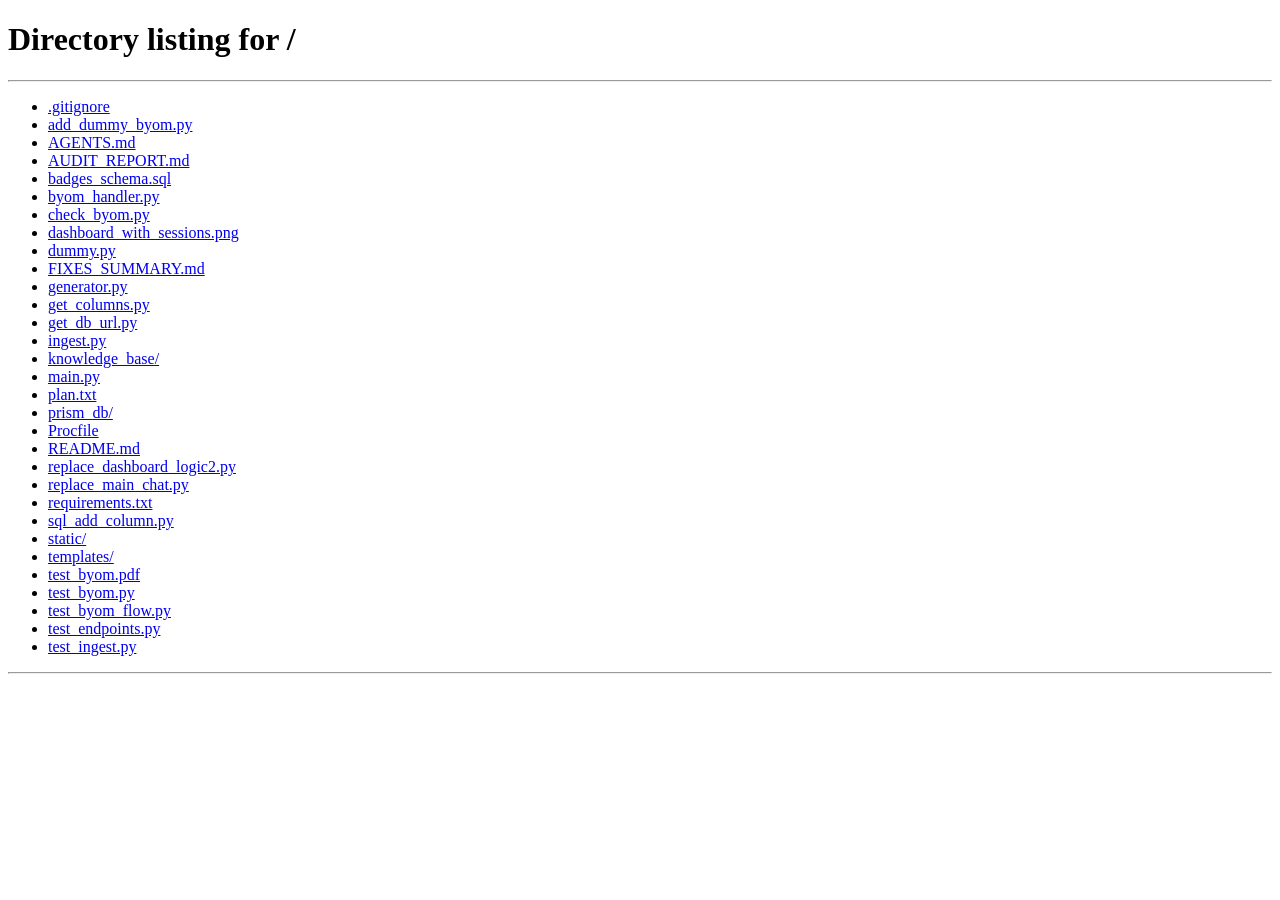
<file: templates/index.html>
<!doctype html>
<html lang="en">
  <head>
    <meta charset="UTF-8" />
    <meta name="viewport" content="width=device-width, initial-scale=1.0" />
    <title>PRISM | AI Learning Tool</title>
    <link
      href="https://cdn.jsdelivr.net/npm/bootstrap@5.3.0/dist/css/bootstrap.min.css"
      rel="stylesheet"
    />
    <link
      href="https://fonts.googleapis.com/css2?family=Nunito:wght@400;600;700&display=swap"
      rel="stylesheet"
    />
    <link
      href="https://cdnjs.cloudflare.com/ajax/libs/font-awesome/6.0.0/css/all.min.css"
      rel="stylesheet"
    />
    <link href="..\..\static\style.css" rel="stylesheet" />

    <style>
      :root {
        /* Color System */
        --bg-warm: #fdfcf8;
        --primary-blue: #7f9fba;
        --primary-green: #8fb59e;
        --text-dark: #2d3748;
        --text-soft: #718096;
        --card-shadow:
          0 10px 25px -5px rgba(0, 0, 0, 0.05),
          0 8px 10px -6px rgba(0, 0, 0, 0.01);
        --correct-bg: #d4edda;
        --wrong-bg: #f8d7da;
      }

      body {
        background-color: var(--bg-warm);
        font-family: "Nunito", sans-serif;
        color: var(--text-dark);
        min-height: 100vh;
        transition: background-color 0.5s ease;
        overflow-x: hidden;
      }

      /* --- Layout & Typography --- */
      .main-container {
        max-width: 950px;
        margin: 0 auto;
        padding-top: 5vh;
        padding-bottom: 120px;
        position: relative;
        z-index: 10;
      }

      h1,
      h2 {
        font-weight: 700;
        color: var(--text-dark);
      }
      h3 {
        font-weight: 700;
        color: var(--text-dark);
        font-size: 1.6rem;
      }

      /* --- Phase Control --- */
      .phase {
        display: none;
      }
      .active-phase {
        display: block;
        animation: fadeIn 0.5s ease;
      }
      @keyframes fadeIn {
        from {
          opacity: 0;
          transform: translateY(10px);
        }
        to {
          opacity: 1;
          transform: translateY(0);
        }
      }

      /* --- Subject & Level Test UI --- */
      .subject-grid {
        display: flex;
        gap: 15px;
        justify-content: center;
        margin-top: 30px;
        flex-wrap: wrap;
      }
      .btn-subject {
        background: white;
        border: 2px solid var(--primary-blue);
        color: var(--primary-blue);
        padding: 1rem 2.5rem;
        border-radius: 20px;
        font-size: 1.2rem;
        font-weight: 700;
        transition: all 0.2s ease;
        box-shadow: var(--card-shadow);
      }
      .btn-subject:hover {
        background: var(--primary-blue);
        color: white;
        transform: translateY(-3px);
      }

      .level-q-container {
        background: white;
        padding: 20px;
        border-radius: 20px;
        box-shadow: var(--card-shadow);
        margin-bottom: 20px;
        text-align: left;
      }
      .level-option {
        display: block;
        width: 100%;
        text-align: left;
        margin: 10px 0;
        padding: 12px 15px;
        background: var(--bg-warm);
        border: 2px solid #e2e8f0;
        border-radius: 12px;
        transition: all 0.2s;
        color: var(--text-dark);
        font-weight: 600;
      }
      .level-option:hover {
        border-color: var(--primary-blue);
        background: #f0f4f8;
      }
      .level-option.selected {
        border-color: var(--primary-blue);
        background: rgba(127, 159, 186, 0.15);
      }

      .status-badge {
        background: var(--primary-green);
        color: white;
        padding: 6px 16px;
        border-radius: 20px;
        font-size: 0.9rem;
        font-weight: 600;
        display: inline-block;
        margin-bottom: 20px;
        box-shadow: 0 4px 10px rgba(143, 181, 158, 0.3);
      }

      /* --- Input Section --- */
      .input-group-lg > .form-control {
        border: 2px solid #e2e8f0;
        background-color: white;
        border-radius: 20px 0 0 20px;
        padding: 1.5rem;
        font-size: 1.2rem;
        box-shadow: var(--card-shadow);
        transition: all 0.3s ease;
      }
      .input-group-lg > .form-control:focus {
        border-color: var(--primary-blue);
        box-shadow: 0 0 0 4px rgba(127, 159, 186, 0.2);
        outline: none;
      }
      .btn-ask {
        background-color: var(--primary-blue);
        color: white;
        border: none;
        border-radius: 0 20px 20px 0;
        padding-left: 2rem;
        padding-right: 2rem;
        font-weight: 600;
        transition: all 0.2s ease;
      }
      .btn-ask:hover {
        background-color: #6a8ba6;
        transform: translateY(-1px);
        color: white;
      }

      /* --- Answer Area (Step Cards) --- */
      .answer-section {
        margin-top: 3rem;
        display: none;
      }
      .step-card {
        background: white;
        border-radius: 24px;
        padding: 2.1rem;
        box-shadow: var(--card-shadow);
        position: relative;
        transform: scale(0.98);
        opacity: 0;
        transition: all 0.4s ease;
        border: 2px solid transparent;
        display: none;
      }
      .step-card.active-step {
        transform: scale(1);
        opacity: 1;
        display: block;
      }

      .step-indicator {
        text-transform: uppercase;
        letter-spacing: 1.5px;
        font-size: 0.95rem;
        color: var(--primary-blue);
        font-weight: 700;
        margin-bottom: 1rem;
        display: block;
      }

      .progress-dots {
        display: flex;
        gap: 8px;
        margin-bottom: 1.5rem;
      }
      .dot {
        width: 10px;
        height: 10px;
        border-radius: 50%;
        background: #e2e8f0;
        transition: background 0.3s;
      }
      .dot.active {
        background: var(--primary-blue);
      }

      .content-text {
        font-size: 1.15rem;
        line-height: 1.55;
        color: var(--text-dark);
        margin-bottom: 1.2rem;
      }
      .key-points-list {
        background: rgba(143, 181, 158, 0.1);
        padding: 15px 15px 15px 35px;
        border-radius: 15px;
        margin-top: 15px;
      }
      .key-points-list li {
        margin-bottom: 8px;
        font-weight: 600;
        color: #2a3b31;
      }

      .visual-icon {
        display: block;
        font-size: 3rem;
        color: var(--primary-green);
        margin-bottom: 1.5rem;
        text-align: center;
      }

      .speaker-icon {
        font-size: 1.25rem;
        color: var(--primary-blue);
        cursor: pointer;
        transition: transform 0.2s ease;
        opacity: 0.7;
      }
      .speaker-icon:hover {
        opacity: 1;
        transform: scale(1.1);
      }

      /* Navigation Buttons */
      .step-nav {
        display: flex;
        justify-content: space-between;
        align-items: center;
        margin-top: 1.3rem;
        padding-top: 1.3rem;
        border-top: 1px solid #edf2f7;
      }
      .btn-nav {
        background: none;
        border: 2px solid transparent;
        color: var(--text-soft);
        font-weight: 600;
        padding: 0.5rem 1.5rem;
        border-radius: 12px;
        transition: all 0.2s;
      }
      .btn-nav:hover {
        background-color: #edf2f7;
        color: var(--text-dark);
      }
      .btn-nav-primary {
        background-color: var(--primary-blue);
        color: white;
        box-shadow: 0 4px 10px rgba(127, 159, 186, 0.3);
      }
      .btn-nav-primary:hover {
        background-color: #6a8ba6;
        color: white;
        transform: translateY(-2px);
      }

      #mcqQuestion {
        font-size: 1.4rem;
        line-height: 1.4;
      }
      .mcq-btn {
        font-size: 1.1rem;
        padding: 1rem 1.25rem;
        transition: all 0.2s ease;
        border-radius: 12px;
        border: 2px solid #e2e8f0;
        background: white;
        text-align: left;
      }
      .mcq-btn:hover:not(:disabled) {
        background-color: #edf2f7;
        border-color: var(--primary-blue);
      }

      /* Logo CSS*/
      .site-logo {
        position: fixed;
        top: 20px;
        left: 28px;
        font-size: 2rem;
        font-weight: 700;
        letter-spacing: 2px;
        color: #424242;
        z-index: 200;
        user-select: none;
      }

      #loader {
        text-align: center;
        color: var(--text-soft);
        font-size: 1.2rem;
        font-weight: 600;
        display: none;
        margin-top: 20px;
      }

      /* TTS Highlighting System */
      .word {
        transition: background-color 0.1s ease;
        border-radius: 4px;
        padding: 0 2px;
      }
      .tts-active {
        background-color: #f6ad55;
        border-radius: 3px;
        transition: background-color 0.2s;
        color: var(--text-dark);
        font-weight: 700;
      }

      /* Audio Controls */
      .audio-controls {
        display: inline-flex;
        align-items: center;
        background: #edf2f7;
        padding: 8px 15px;
        border-radius: 20px;
        box-shadow: inset 0 2px 4px rgba(0, 0, 0, 0.05);
      }

      /* Custom Dropdown */
      .custom-dropdown-container {
        position: relative;
        max-width: 400px;
        margin: 20px auto;
        text-align: left;
      }
      .custom-dropdown-header {
        border: 2px solid var(--primary-blue);
        border-radius: 20px;
        padding: 1rem 1.5rem;
        font-size: 1.2rem;
        background: white;
        color: var(--text-dark);
        cursor: pointer;
        display: flex;
        justify-content: space-between;
        align-items: center;
        box-shadow: var(--card-shadow);
        transition: all 0.2s ease;
      }
      .custom-dropdown-header:hover {
        box-shadow: 0 12px 28px -5px rgba(0, 0, 0, 0.08);
      }
      .custom-dropdown-list {
        position: absolute;
        top: 100%;
        left: 0;
        right: 0;
        background: white;
        border: 1px solid #e2e8f0;
        border-radius: 12px;
        margin-top: 5px;
        max-height: 300px;
        overflow-y: auto;
        box-shadow: 0 10px 25px rgba(0, 0, 0, 0.1);
        z-index: 100;
        display: none;
      }
      .custom-dropdown-list.show {
        display: block;
      }
      .custom-dropdown-search {
        width: 100%;
        padding: 12px 15px;
        border: none;
        border-bottom: 1px solid #e2e8f0;
        font-size: 1rem;
        outline: none;
        background: #fdfcf8;
      }
      .custom-dropdown-item {
        padding: 12px 15px;
        cursor: pointer;
        font-size: 1.1rem;
        color: var(--text-dark);
        transition: background 0.2s;
      }
      .custom-dropdown-item:hover {
        background: #edf2f7;
        color: var(--primary-blue);
      }
      .custom-dropdown-item.selected {
        background: var(--primary-blue);
        color: white;
      }

      /* --- Diagram & SVG Animations --- */
      .diagram-element {
        opacity: 0;
        transition: opacity 0.5s ease-in-out;
      }

      .flowchart-container {
        border: 2px dashed #e2e8f0;
        border-radius: 16px;
        padding: 2rem;
        display: flex;
        flex-direction: column;
        align-items: center;
        background: white;
      }

      .flowchart-node {
        background: #F8FAFC;
        border: 2px solid var(--text-dark);
        border-radius: 8px;
        padding: 15px 25px;
        font-weight: 700;
        color: var(--text-dark);
        text-align: center;
        max-width: 80%;
        word-wrap: break-word;
      }

      .flowchart-arrow-container {
        display: flex;
        flex-direction: column;
        align-items: center;
        margin: 10px 0;
      }

      .flowchart-arrow-line {
        width: 3px;
        height: 30px;
        background-color: var(--primary-blue);
        position: relative;
      }

      .flowchart-arrow-head {
        width: 0;
        height: 0;
        border-left: 6px solid transparent;
        border-right: 6px solid transparent;
        border-top: 8px solid var(--primary-blue);
      }

      .flowchart-arrow-label {
        font-size: 0.85rem;
        color: var(--primary-blue);
        font-weight: 700;
        margin: 5px 0;
      }

      .logout:hover{background-color: white; color:red;}

      @keyframes float-up {
        0% {
          opacity: 1;
          transform: translateY(0) scale(1);
        }
        100% {
          opacity: 0;
          transform: translateY(-100vh) scale(0.5);
        }
      }
    </style>
  </head>
  <body>
    <div class="site-logo">PRISM</div>


    <!-- Sidebar Dashboard -->
    <div class="offcanvas offcanvas-start" tabindex="-1" id="dashboardSidebar" aria-labelledby="dashboardSidebarLabel" style="background-color: var(--bg-warm); width: 350px;">
      <div class="offcanvas-header" style="border-bottom: 1px solid rgba(0,0,0,0.05);">
        <h5 class="offcanvas-title" id="dashboardSidebarLabel" style="color: var(--primary-blue); font-weight: 700;">Your Learning Journey</h5>
        <button type="button" class="btn-close" data-bs-dismiss="offcanvas" aria-label="Close"></button>
      </div>
      <div class="offcanvas-body">
        <div id="sessionsAccordion" class="accordion accordion-flush">
          <!-- Sessions dynamically populated here -->
        </div>
      </div>
    </div>

    <!-- Logout Confirmation Modal (ADHD-friendly) -->
    <div id="logout-modal" style="display: none; position: fixed; top: 0; left: 0; width: 100vw; height: 100vh; background: rgba(0,0,0,0.5); z-index: 2000; align-items: center; justify-content: center; backdrop-filter: blur(5px);">
      <div style="background: white; padding: 40px; border-radius: 20px; box-shadow: var(--card-shadow); text-align: center; max-width: 400px; width: 90%;">
        <h3 style="color: var(--primary-blue); font-weight: 700; margin-bottom: 15px;">Leaving already?</h3>
        <p style="color: var(--text-soft); font-size: 1.1rem; margin-bottom: 30px;">Are you sure you want to log out of your session?</p>
        <div style="display: flex; gap: 15px; justify-content: center;">
          <button class="btn" style="background: #e2e8f0; color: var(--text-dark); font-weight: 600; padding: 12px 25px; border-radius: 12px; border: none; flex: 1;" onclick="closeLogoutModal()">Stay</button>
          <button class="btn" style="background: #E53E3E; color: white; font-weight: 600; padding: 12px 25px; border-radius: 12px; border: none; flex: 1;" onclick="confirmLogout()">Log Out</button>
        </div>
      </div>
    </div>

      <!-- Navbar/Header with Sidebar Toggle -->
      <div style="position: absolute; top: 20px; left: 140px; z-index: 1000;">
        <button class="btn btn-outline-secondary" type="button" id="dashboardToggleBtn" data-bs-toggle="offcanvas" data-bs-target="#dashboardSidebar" onclick="clearBadgeIndicator()" aria-controls="dashboardSidebar" style="border-color: var(--primary-blue); color: var(--primary-blue); border-radius: 50%; width: 45px; height: 45px; display: flex; align-items: center; justify-content: center; background: white; box-shadow: var(--card-shadow);">
          <i class="fas fa-bars"></i>
        </button>
      </div>

      <!-- Logout Button Top Right -->
      <div style="position: absolute; top: 20px; right: 28px; z-index: 1000;">
        <button class="btn btn-outline-danger logout" type="button" onclick="promptLogout()" style="border-radius: 20px; padding: 8px 20px; font-weight: 700; background: white; box-shadow: var(--card-shadow);">
          <i class="fas fa-sign-out-alt me-2"></i>Logout
        </button>
      </div>

    <div class="container main-container">
      <div id="phase1a" class="phase active-phase text-center">
        <div style="height: 80px"></div>
        <h2 style="color: var(--primary-blue)">Welcome to PRISM</h2>
        <p class="text-muted" style="font-size: 1.2rem">
          Select your grade to tune your frequency.
        </p>
        <div id="gradeButtons" class="subject-grid">
          <p class="text-muted">Loading grades...</p>
        </div>

        <div style="margin-top: 25px;">
          <button id="byomButton" class="btn-subject" style="background: var(--primary-green); color: white; border-color: var(--primary-green);">
            BYOM: Upload PDF
          </button>
        </div>



      </div>

      <div id="phase1b" class="phase text-center">
        <div style="height: 80px"></div>
        <h2 style="color: var(--primary-blue)">Pick a Subject</h2>
        <div id="subjectButtons" class="subject-grid"></div>
      </div>

      <div id="phase1c" class="phase text-center">
        <div style="height: 80px"></div>
        <h2 style="color: var(--primary-blue)">Select a Chapter</h2>
        <p class="text-muted" style="font-size: 1.2rem">
          What are we focusing on today?
        </p>
        <div class="custom-dropdown-container" id="chapterDropdownContainer">
          <div class="custom-dropdown-header" id="chapterDropdownHeader" onclick="toggleDropdown()">
            <span id="selectedChapterText">Choose a chapter...</span>
            <i class="fas fa-chevron-down"></i>
          </div>
          <div class="custom-dropdown-list" id="chapterDropdownList">
            <input type="text" class="custom-dropdown-search" id="chapterSearchInput" placeholder="Search chapters..." onkeyup="filterChapters()" onclick="event.stopPropagation()">
            <div id="chapterListItems"></div>
          </div>
        </div>
        <button id="startLearningBtn" class="btn-subject" style="background: var(--primary-blue); color: white; opacity: 0.5; cursor: not-allowed; display: block; margin: 20px auto; max-width: 400px; width: 100%; border-radius: 12px; font-size: 1.1rem; padding: 0.8rem;" disabled onclick="startChapterLearning()">
          Start Learning
        </button>
      </div>

      <div id="phase-byom" class="phase text-center">
        <div style="height: 80px"></div>
        <h2 style="color: var(--primary-blue)">Bring Your Own Material</h2>
        <p class="text-muted" style="font-size: 1.2rem">
          Upload a PDF and let PRISM learn from your own content.
        </p>
        <div class="level-q-container" style="max-width: 620px; margin: 0 auto;">
          <input type="file" id="byomFileInput" accept=".pdf" class="form-control" style="margin-bottom: 1rem;" />
          <button id="uploadByomBtn" class="btn-subject" style="background: var(--primary-green); color: white; border-color: var(--primary-green);">
            Upload & Process
          </button>
          <div id="byomLoader" style="display: none; margin-top: 18px; color: var(--text-soft);">
            <i class="fas fa-circle-notch fa-spin me-2"></i> Processing your PDF...
          </div>
          <p class="text-muted" style="margin-top: 1rem; font-size: 0.95rem;">
            Max 15 pages. The uploaded document will be used for this learning session.
          </p>
        </div>
      </div>

      <div id="phase2" class="phase text-center">
        <div style="height: 60px"></div>
        <h2 class="mb-3" style="color: var(--primary-blue)">
          🧠 Calibration Test
        </h2>
        <p class="text-muted mb-2">
          Pick the answers that make the most sense to you.
        </p>
        <p class="text-primary fw-bold" id="testProgress">Question 1 / 4</p>
        <div id="levelTestArea" class="text-start mt-4"></div>
      </div>


      <div id="phase-history" class="phase">
        <div class="text-center">
          <div style="height: 60px"></div>
          <button class="btn btn-nav mb-4" onclick="switchPhase('phase1a')" style="border-color: var(--primary-blue); color: var(--primary-blue); border-radius: 8px;">
            <i class="fas fa-arrow-left me-2"></i> Back to Dashboard
          </button>
          <h2 class="mb-4" id="historyTopicTitle" style="color: var(--primary-blue); opacity: 0.9">
            Reviewing Past Topic
          </h2>
        </div>

        <div class="answer-section" id="historyAnswerSection" style="display: block;">
          <div class="progress-dots" id="historyProgressDots"></div>
          <div class="step-card" id="historyCardContainer" style="display: block"></div>
        </div>
      </div>

      <div id="phase3" class="phase">
        <div class="text-center">
          <div style="height: 60px"></div>
          <div class="status-badge" id="levelBadge">
            Focus Mode | Calibrating...
          </div>
          <div
            style="
              font-size: 0.9rem;
              color: var(--text-soft);
              margin-bottom: 1rem;
            "
          >
            ⏱️ Session: <span id="sessionTimer">0:00</span> | 🧠 Topics:
            <span id="topicsCount">0</span>
          </div>
          <h2 class="mb-4" style="color: var(--primary-blue); opacity: 0.9">
            What do you want to learn today?
          </h2>
          <div class="input-group input-group-lg">
            <input
              type="text"
              class="form-control"
              id="questionInput"
              placeholder="Type your topic here... (e.g., What is friction?)"
            />
            <button
              class="btn btn-ask"
              type="button"
              onclick="generateAnswer()"
            >
              Ask & Learn
            </button>
          </div>
          <div id="loader">
            <i class="fas fa-circle-notch fa-spin me-2"></i> Syncing with
            PRISM...
          </div>
        </div>

        <div class="answer-section" id="answerSection">
          <div class="progress-dots" id="progressDots"></div>
          <div
            class="step-card"
            id="dynamicCardContainer"
            style="display: block"
          ></div>
        </div>
      </div>
    </div>

    <script src="https://cdn.jsdelivr.net/npm/bootstrap@5.3.0/dist/js/bootstrap.bundle.min.js"></script>
    <script>
      // --- GLOBAL STATE ---
      let currentGrade = "";
      let currentSubject = "";
      let currentChapter = ""; // Tracks the new chapter selection
      let currentLevel = "Intermediate";
      let levelTestSelections = {};
      let currentQuiz = null;
      let levelTestQuestions = [];
      let currentTestIndex = 0;

      let dynamicStepsData = [];
      let currentStepIndex = 0;
      let animationTimers = [];


      let sessionStartTime = null;
      let sessionTopicsLearned = 0;
      let sessionQuestionsCorrect = 0;
      let breakReminderShown = false;
      let earnedBadges = []; // Store fetched earned badges
      let unacknowledgedBadges = 0; // Store if user has unseen badges


      const API_URL = ""; // Assuming relative path for FastAPI


      // --- BADGE LOGIC ---
      async function loadBadges() {
        const userId = localStorage.getItem("prism_user_id");
        if (!userId) return;

        try {
            const res = await fetch(`${API_URL}/user/${userId}/badges`);
            const data = await res.json();
            if (data.user_badges) {
                earnedBadges = data.user_badges.map(b => b.badges.name);
                renderBadges(data.user_badges);
            }
        } catch(e) {
            console.error("Failed to load badges", e);
        }
      }

      async function checkAndAwardBadge(badgeName) {
        if (earnedBadges.includes(badgeName)) return; // Already earned

        const userId = localStorage.getItem("prism_user_id");
        if (!userId) return;

        try {
            const res = await fetch(`${API_URL}/user/badges/award`, {
                method: "POST",
                headers: { "Content-Type": "application/json" },
                body: JSON.stringify({ user_id: userId, badge_name: badgeName })
            });
            const data = await res.json();
            if (data.success && data.message === "Badge awarded") {
                earnedBadges.push(badgeName);
                unacknowledgedBadges++;
                updateDashboardBadgeIndicator();
                loadBadges(); // Refresh UI
            }
        } catch (e) {
            console.error("Failed to award badge", e);
        }
      }

      function updateDashboardBadgeIndicator() {
          const btn = document.getElementById("dashboardToggleBtn");
          let indicator = document.getElementById("badgeIndicator");
          if (unacknowledgedBadges > 0) {
              if (!indicator) {
                  indicator = document.createElement("span");
                  indicator.id = "badgeIndicator";
                  indicator.innerText = "!";
                  indicator.style.position = "absolute";
                  indicator.style.top = "0px";
                  indicator.style.right = "0px";
                  indicator.style.backgroundColor = "red";
                  indicator.style.color = "white";
                  indicator.style.borderRadius = "50%";
                  indicator.style.width = "18px";
                  indicator.style.height = "18px";
                  indicator.style.fontSize = "12px";
                  indicator.style.display = "flex";
                  indicator.style.alignItems = "center";
                  indicator.style.justifyContent = "center";
                  btn.appendChild(indicator);
                  btn.style.position = "relative";
              }
          } else {
              if (indicator) indicator.remove();
          }
      }

      function clearBadgeIndicator() {
          unacknowledgedBadges = 0;
          updateDashboardBadgeIndicator();
      }



      function renderBadges(userBadges) {
        let container = document.getElementById("badgesContainer");
        if (!container) {
          container = document.createElement("div");
          container.id = "badgesContainer";
          container.style.marginTop = "2rem";
          container.style.borderTop = "1px solid rgba(0,0,0,0.05)";
          container.style.paddingTop = "1rem";

          const title = document.createElement("h6");
          title.style.color = "var(--primary-blue)";
          title.style.fontWeight = "700";
          title.innerText = "Your Badges";
          container.appendChild(title);

          const badgeList = document.createElement("div");
          badgeList.id = "badgeList";
          badgeList.style.display = "flex";
          badgeList.style.flexWrap = "wrap";
          badgeList.style.gap = "10px";
          badgeList.style.marginTop = "10px";
          container.appendChild(badgeList);

          const offcanvasBody = document.querySelector(".offcanvas-body");
          offcanvasBody.appendChild(container);
        }

        const badgeList = document.getElementById("badgeList");
        badgeList.innerHTML = "";

        const emojiMap = {
          "Quiz Starter": "🎯",
          "Focus Starter": "⏱️",
          "Knowledge Seeker": "🎓"
        };

        userBadges.forEach(b => {
           const badgeName = b.badges.name;
           const emoji = emojiMap[badgeName] || "🏆";

           const badgeEl = document.createElement("div");
           badgeEl.style.background = "var(--primary-green)";
           badgeEl.style.color = "white";
           badgeEl.style.padding = "8px 12px";
           badgeEl.style.borderRadius = "20px";
           badgeEl.style.fontSize = "0.85rem";
           badgeEl.style.fontWeight = "600";
           badgeEl.style.display = "flex";
           badgeEl.style.alignItems = "center";
           badgeEl.style.gap = "5px";
           badgeEl.style.boxShadow = "0 2px 5px rgba(0,0,0,0.1)";

           badgeEl.innerText = `${emoji} ${badgeName}`;
           badgeList.appendChild(badgeEl);
        });
      }

      // --- SESSION TIMER LOGIC ---
      function startSessionTimer() {
        if (!sessionStartTime) sessionStartTime = Date.now();
        setInterval(() => {
          const elapsedMs = Date.now() - sessionStartTime;
          const minutes = Math.floor(elapsedMs / 60000);
          const seconds = Math.floor((elapsedMs % 60000) / 1000);
          document.getElementById("sessionTimer").innerText =
            `${minutes}:${seconds.toString().padStart(2, "0")}`;
          // Focus Starter Badge Logic
          if (minutes >= 15) {
            checkAndAwardBadge("Focus Starter");
          }

          if (minutes === 25 && !breakReminderShown) {
            breakReminderShown = true;
            if (
              confirm(
                "🎉 25 minutes of focus! Take a 5-minute break. Ready to continue?",
              )
            ) {
              breakReminderShown = false;
              sessionStartTime = Date.now();
            }
          }
        }, 1000);
      }

      function incrementTopicCount() {
        sessionTopicsLearned++;
        document.getElementById("topicsCount").innerText = sessionTopicsLearned;

        let totalTopics = parseInt(localStorage.getItem("prism_total_topics") || "0");
        totalTopics++;
        localStorage.setItem("prism_total_topics", totalTopics);

        if (totalTopics >= 5) {
          checkAndAwardBadge("Knowledge Seeker");
        }
      }
      function incrementQuestionCount() {
        sessionQuestionsCorrect++;
        let totalQuizzes = parseInt(localStorage.getItem("prism_total_quizzes") || "0");
        totalQuizzes++;
        localStorage.setItem("prism_total_quizzes", totalQuizzes);

        if (totalQuizzes >= 5) {
          checkAndAwardBadge("Quiz Starter");
        }
      }

      function promptLogout() {
        document.getElementById('logout-modal').style.display = 'flex';
      }

      function closeLogoutModal() {
        document.getElementById('logout-modal').style.display = 'none';
      }

      function confirmLogout() {
        localStorage.removeItem('prism_user_id');
        localStorage.removeItem('prism_user_email');
        localStorage.removeItem('prism_science_level');
        localStorage.removeItem('prism_social_science_level');
        localStorage.removeItem('prism_current_session_id');
        window.location.href = '/';
      }

      function switchPhase(phaseId) {
        if (window.speechSynthesis) window.speechSynthesis.cancel();
        if (typeof stopAudio === "function") stopAudio();
        document
          .querySelectorAll(".phase")
          .forEach((p) => p.classList.remove("active-phase"));
        document.getElementById(phaseId).classList.add("active-phase");

        if (phaseId === "phase3") {
            if (!sessionStartTime) startSessionTimer();
        } else {
            // When leaving phase3, reset topic count, timer and current UI state
            document.getElementById("questionInput").value = "";
            document.getElementById("answerSection").style.display = "none";
            document.getElementById("progressDots").innerHTML = "";
            document.getElementById("dynamicCardContainer").innerHTML = "";
            sessionStartTime = null;
            sessionTopicsLearned = 0;
            document.getElementById("topicsCount").innerText = "0";
        }
      }

      // --- INITIALIZATION ---
      window.onload = async () => {
        const userId = localStorage.getItem('prism_user_id');
        loadDashboard();
        loadBadges();
        localStorage.removeItem('prism_current_session_id');
        if (!userId) {
            window.location.href = '/';
            return;
        }

        switchPhase("phase1a");

        try {
          const res = await fetch(`${API_URL}/grades`);
          const data = await res.json();
          const container = document.getElementById("gradeButtons");
          container.innerHTML = "";
          data.grades.forEach((grade) => {
            const btn = document.createElement("button");
            btn.className = "btn-subject";
            btn.innerText = grade;
            btn.onclick = () => loadSubjects(grade);
            container.appendChild(btn);
          });
          const byomButton = document.getElementById("byomButton");
          if (byomButton) {
            byomButton.onclick = () => switchPhase("phase-byom");
          }
          const uploadByomBtn = document.getElementById("uploadByomBtn");
          if (uploadByomBtn) {
            uploadByomBtn.onclick = uploadByomDocument;
          }
        } catch (e) {
          document.getElementById("gradeButtons").innerHTML =
            "<p class='text-danger'>Cannot connect to AI Backend.</p>";
        }
      };

      async function loadSubjects(grade) {
        currentGrade = grade;
        switchPhase("phase1b");
        try {
          const res = await fetch(
            `${API_URL}/subjects?grade=${encodeURIComponent(grade)}`,
          );
          const data = await res.json();
          const container = document.getElementById("subjectButtons");
          container.innerHTML = "";
          data.subjects.forEach((sub) => {
            const btn = document.createElement("button");
            btn.className = "btn-subject";
            btn.innerText = sub;
            btn.onclick = () => loadChapters(sub); // Routes to chapters now
            container.appendChild(btn);
          });
        } catch (e) {
          console.error(e);
        }
      }

      let allChaptersData = [];

      function toggleDropdown() {
        document.getElementById("chapterDropdownList").classList.toggle("show");
        const searchInput = document.getElementById("chapterSearchInput");
        if (document.getElementById("chapterDropdownList").classList.contains("show")) {
          searchInput.focus();
        }
      }

      function filterChapters() {
        const query = document.getElementById("chapterSearchInput").value.toLowerCase();
        const items = document.querySelectorAll(".custom-dropdown-item");
        items.forEach(item => {
          if (item.innerText.toLowerCase().includes(query)) {
            item.style.display = "block";
          } else {
            item.style.display = "none";
          }
        });
      }

      function selectChapter(chap) {
        currentChapter = chap;
        document.getElementById("selectedChapterText").innerText = chap;
        document.getElementById("chapterDropdownList").classList.remove("show");

        // Highlight selected
        document.querySelectorAll(".custom-dropdown-item").forEach(item => {
          if (item.innerText === chap) {
            item.classList.add("selected");
          } else {
            item.classList.remove("selected");
          }
        });

        // Enable Start Learning button
        const startBtn = document.getElementById("startLearningBtn");
        startBtn.disabled = false;
        startBtn.style.opacity = 1;
        startBtn.style.cursor = "pointer";
      }

      async function startChapterLearning() {
        // Start Session API Call
        const userId = localStorage.getItem("prism_user_id");
        if (userId) {
          try {
            const res = await fetch(`${API_URL}/session/start`, {
              method: "POST",
              headers: { "Content-Type": "application/json" },
              body: JSON.stringify({
                user_id: userId,
                subject: currentSubject,
                topic: currentChapter
              })
            });
            const data = await res.json();
            if (data.session_id) {
              localStorage.setItem("prism_current_session_id", data.session_id);
            }
          } catch(e) {
            console.error("Failed to start session", e);
          }
        }
        document.getElementById("levelBadge").innerText = `${currentChapter} | Level: ${currentLevel}`;
        switchPhase("phase3");
      }

      // Close dropdown if clicked outside
      document.addEventListener("click", function(event) {
        const container = document.getElementById("chapterDropdownContainer");
        if (container && !container.contains(event.target)) {
          document.getElementById("chapterDropdownList").classList.remove("show");
        }
      });

      async function loadChapters(subject) {
        currentSubject = subject;

        let localKey = subject.toLowerCase() === "science" ? "prism_science_level" : "prism_social_science_level";
        let subLevel = localStorage.getItem(localKey);

        if (!subLevel || subLevel === "Pending") {
            loadLevelTest(subject);
            return;
        }

        currentLevel = subLevel;
        switchPhase("phase1c");

        // Reset dropdown state
        document.getElementById("selectedChapterText").innerText = "Choose a chapter...";
        document.getElementById("chapterSearchInput").value = "";
        const startBtn = document.getElementById("startLearningBtn");
        startBtn.disabled = true;
        startBtn.style.opacity = 0.5;
        startBtn.style.cursor = "not-allowed";
        currentChapter = "";

        try {
          const res = await fetch(
            `${API_URL}/chapters?grade=${encodeURIComponent(currentGrade)}&subject=${encodeURIComponent(subject)}`,
          );
          const data = await res.json();
          const listItems = document.getElementById("chapterListItems");
          listItems.innerHTML = "";

          if (data.chapters.length === 0) {
            listItems.innerHTML =
              "<div style='padding: 12px; color: var(--text-soft);'>No chapters found.</div>";
            return;
          }

          allChaptersData = data.chapters;
          allChaptersData.forEach((chap) => {
            const div = document.createElement("div");
            div.className = "custom-dropdown-item";
            div.innerText = chap;
            div.onclick = () => selectChapter(chap);
            listItems.appendChild(div);
          });
        } catch (e) {
          console.error(e);
        }
      }

      // --- LEVEL TEST ---
      async function loadLevelTest(subject) {
        switchPhase("phase2");
        levelTestSelections = {};
        currentTestIndex = 0;
        try {
          const res = await fetch(`${API_URL}/level-test?subject=${encodeURIComponent(subject)}`);
          if (!res.ok) throw new Error("API error");
          const data = await res.json();
          levelTestQuestions = data.questions || [];

          if (levelTestQuestions.length === 0) {
            submitLevelTest(subject);
            return;
          }
          renderTestQuestion();
        } catch (e) {
          submitLevelTest(subject);
        }
      }

      function renderTestQuestion() {
        const container = document.getElementById("levelTestArea");
        container.innerHTML = "";

        if (currentTestIndex >= levelTestQuestions.length) {
          submitLevelTest(currentSubject);
          return;
        }

        const q = levelTestQuestions[currentTestIndex];

        document.getElementById("testProgress").innerText =
          `[${currentSubject} Calibration] Question ${currentTestIndex + 1} / ${levelTestQuestions.length}`;

        const block = document.createElement("div");
        block.className = "level-q-container";
        block.innerHTML = `<h4 class="mb-4">${q.question}</h4>`;

        // Parse options from JSONB if necessary
        const options =
          typeof q.options === "string" ? JSON.parse(q.options) : q.options;
        const shuffledOptions = [...options].sort(() => Math.random() - 0.5);

        shuffledOptions.forEach((opt) => {
          const btn = document.createElement("button");
          btn.className = "level-option";
          btn.innerText = opt.text;
          btn.onclick = () => {
            levelTestSelections[currentTestIndex] = opt.difficulty || opt.correctness || 2;
            setTimeout(() => {
              currentTestIndex++;
              renderTestQuestion();
            }, 300);
          };
          block.appendChild(btn);
        });
        container.appendChild(block);
      }

      async function uploadByomDocument() {
        const fileInput = document.getElementById("byomFileInput");
        const file = fileInput?.files?.[0];
        if (!file) {
          alert("Please choose a PDF file to upload.");
          return;
        }
        if (!file.name.toLowerCase().endsWith(".pdf")) {
          alert("Only PDF files are supported. Please upload a PDF.");
          return;
        }

        const uploadButton = document.getElementById("uploadByomBtn");
        const loader = document.getElementById("byomLoader");
        uploadButton.disabled = true;
        loader.style.display = "block";

        try {
          const formData = new FormData();
          formData.append("file", file);

          const response = await fetch(`${API_URL}/upload-byom`, {
            method: "POST",
            body: formData,
          });

          if (!response.ok) {
            const errorData = await response.json();
            throw new Error(errorData.detail || errorData.error || "Upload failed.");
          }

          await response.json();
          currentGrade = "BYOM";
          currentSubject = "BYOM";
          currentChapter = file.name;

          currentLevel = "Advanced";

          // Start Session API Call
          const userId = localStorage.getItem("prism_user_id");
          if (userId) {
            try {
              const res = await fetch(`${API_URL}/session/start`, {
                method: "POST",
                headers: { "Content-Type": "application/json" },
                body: JSON.stringify({
                  user_id: userId,
                  subject: currentSubject,
                  topic: currentChapter
                })
              });
              const data = await res.json();
              if (data.session_id) {
                localStorage.setItem("prism_current_session_id", data.session_id);
              }
            } catch(e) {
              console.error("Failed to start BYOM session", e);
            }
          }

          document.getElementById("levelBadge").innerText = `${currentChapter} | Level: ${currentLevel}`;
          switchPhase("phase3");
        } catch (error) {
          alert(`Upload failed: ${error.message}`);
        } finally {
          loader.style.display = "none";
          uploadButton.disabled = false;
        }
      }

      async function submitLevelTest(subject) {
        const answersArr = Object.values(levelTestSelections);
        if (answersArr.length === 0) answersArr.push(2);

        try {
          const res = await fetch(`${API_URL}/calculate-level`, {
            method: "POST",
            headers: { "Content-Type": "application/json" },
            body: JSON.stringify({ answers: answersArr }),
          });
          const data = await res.json();
          currentLevel = data.level || "Intermediate";

          const userId = localStorage.getItem('prism_user_id');
          if (userId && subject !== "BYOM") {
              await fetch(`${API_URL}/auth/update-level`, {
                  method: 'POST',
                  headers: { 'Content-Type': 'application/json' },
                  body: JSON.stringify({ user_id: userId, subject: subject, level: currentLevel })
              });
              let localKey = subject.toLowerCase() === "science" ? "prism_science_level" : "prism_social_science_level";
              localStorage.setItem(localKey, currentLevel);
          }
        } catch (e) {
          currentLevel = "Intermediate";
        }

        if (subject === "BYOM") {
           document.getElementById("levelBadge").innerText = `${currentChapter} | Level: ${currentLevel}`;
           switchPhase("phase3");
        } else {
           loadChapters(subject);
        }
      }

      // --- AI RAG FETCH ---
      const clean = (text) =>
        text
          ? text
              .replace(/\*\*\s*(.*?)\s*\*\*/g, "<strong>$1</strong>")
              .replace(/\*+/g, "")
          : "";

      document
        .getElementById("questionInput")
        .addEventListener("keypress", function (event) {
          if (event.key === "Enter") {
            event.preventDefault();
            generateAnswer();
          }
        });

      async function generateAnswer() {
        const input = document.getElementById("questionInput").value.trim();
        if (!input) return;

        document.getElementById("loader").style.display = "block";
        document.getElementById("answerSection").style.display = "none";

        try {
          // Passes the new subject and chapter parameters
          const response = await fetch(
            `${API_URL}/ask?user_query=${encodeURIComponent(input)}&student_level=${currentLevel}&subject=${encodeURIComponent(currentSubject)}&chapter=${encodeURIComponent(currentChapter)}`,
          );
          const data = await response.json();

          buildDynamicSteps(data);
          incrementTopicCount();

          // Record Chat
          const userId = localStorage.getItem("prism_user_id");
          const sessionId = localStorage.getItem("prism_current_session_id");
          if (userId && sessionId) {
            try {
              fetch(`${API_URL}/chat`, {
                method: "POST",
                headers: { "Content-Type": "application/json" },
                body: JSON.stringify({
                  user_id: userId,
                  session_id: sessionId,
                  subject: currentSubject,
                  chapter: currentChapter,
                  user_query: input,
                  ai_response: JSON.stringify(data),
                  concept_title: data.title,
                  content: JSON.stringify(data)
                })
              });
            } catch(e) {
              console.error("Failed to save chat", e);
            }
          }

          document.getElementById("loader").style.display = "none";
          document.getElementById("answerSection").style.display = "block";
          showStep(0);
        } catch (e) {
          document.getElementById("loader").style.display = "none";
        }
      }


      async function loadDashboard() {
        const userId = localStorage.getItem("prism_user_id");
        if (!userId) return;

        try {
          const res = await fetch(`${API_URL}/dashboard/${userId}`);
          const data = await res.json();
          const sessions = data.sessions || [];

          const accordion = document.getElementById("sessionsAccordion");

          if (sessions.length === 0) {
             accordion.innerHTML = "<p class='text-muted mt-3 text-center'>No learning sessions yet. Start exploring!</p>";
             return;
          }

          let html = "";
          sessions.forEach((session, sIndex) => {
            const date = new Date(session.created_at).toLocaleDateString();
            const subject = session.subject || "Topic";
            const topic = session.topic || "Unknown";
            const sessionId = `session-${sIndex}`;

            html += `
              <div class="accordion-item" style="border: none; margin-bottom: 10px; border-radius: 8px; overflow: hidden; background: transparent;">
                <h2 class="accordion-header" id="heading-${sessionId}">
                  <button class="accordion-button collapsed" type="button" data-bs-toggle="collapse" data-bs-target="#collapse-${sessionId}" aria-expanded="false" aria-controls="collapse-${sessionId}" style="background-color: white; color: var(--primary-blue); font-weight: 600; padding: 1rem; border-radius: 8px; box-shadow: 0 2px 4px rgba(0,0,0,0.02);">
                    <div style="display: flex; flex-direction: column;">
                       <span style="font-size: 0.8rem; color: var(--text-soft);">${date} - ${subject}</span>
                       <span>${topic}</span>
                    </div>
                  </button>
                </h2>
                <div id="collapse-${sessionId}" class="accordion-collapse collapse" aria-labelledby="heading-${sessionId}" data-bs-parent="#sessionsAccordion">
                  <div class="accordion-body" style="padding: 1rem 0.5rem;">
            `;

            if (session.chats && session.chats.length > 0) {
                html += `<div class="list-group list-group-flush">`;
                session.chats.forEach((chat, cIndex) => {
                    const query = chat.user_query || "Query";
                    // Store chat data as base64 stringified JSON on the element to avoid quote escaping issues
                    const chatDataSafe = btoa(encodeURIComponent(JSON.stringify(chat)));
                    html += `
                      <button type="button" class="list-group-item list-group-item-action" onclick="viewHistory('${chatDataSafe}')" style="border: 1px solid #e2e8f0; border-radius: 6px; margin-bottom: 8px; font-size: 0.9rem; color: var(--text-dark); background-color: white; padding: 0.8rem;">
                        ${query}
                      </button>
                    `;
                });
                html += `</div>`;
            } else {
                html += `<p class="text-muted" style="margin: 0;">No chat queries in this session.</p>`;
            }

            html += `
                  </div>
                </div>
              </div>
            `;
          });

          accordion.innerHTML = html;
        } catch (e) {
          console.error("Failed to load dashboard", e);
        }
      }


      function finishSession() {
        // Clear session
        localStorage.removeItem('prism_current_session_id');
        // Refresh dashboard
        loadDashboard();

        // Reset current chapter state
        currentChapter = "";

        // Go back to main
        switchPhase('phase1a');
      }


      let historyStepsData = [];
      let currentHistoryQuiz = null;

      function viewHistory(chatDataBase64) {
        try {
            const chatStr = decodeURIComponent(atob(chatDataBase64));
            const chat = JSON.parse(chatStr);
            const aiResponse = JSON.parse(chat.ai_response);

            // Set Title
            document.getElementById("historyTopicTitle").innerText = chat.user_query || "Reviewing Past Topic";

            // Build history data identical to buildDynamicSteps
            historyStepsData = [];
            if (Array.isArray(aiResponse.flashcards) && aiResponse.flashcards.length > 0) {
              aiResponse.flashcards.slice(0, 3).forEach((card, idx) => {
                const bullets = Array.isArray(card.bullet_points) ? card.bullet_points.slice(0, 3) : [];
                let listHtml = '<ul class="key-points-list">';
                bullets.forEach((point) => {
                  listHtml += `<li>${clean(point)}</li>`;
                });
                listHtml += "</ul>";

                historyStepsData.push({
                  type: "knowledge",
                  title: card.title || `Flashcard ${idx + 1}`,
                  content: listHtml,
                  rawText: bullets.join(" "),
                  icon: "fa-brain",
                });
              });
            }

            if (aiResponse.visual && aiResponse.visual.objects && aiResponse.visual.objects.length > 0) {
              historyStepsData.push({
                type: "visual",
                title: "Visual Blueprint",
                visualData: aiResponse.visual,
                icon: "fa-project-diagram"
              });
            }

            if (aiResponse.analogy) {
              historyStepsData.push({
                type: "analogy",
                title: "Real-world Example",
                content: `<p class="analogy-text" style="font-size: 1.1rem; line-height: 1.6; color: var(--text-dark);">
                            <i class="fas fa-lightbulb text-warning me-2"></i>
                            ${aiResponse.analogy}
                          </p>`,
                rawText: aiResponse.analogy,
                icon: "fa-lightbulb"
              });
            }

            if (aiResponse.quiz) {
              historyStepsData.push({
                type: "quiz",
                title: "Quick Check",
                content: aiResponse.quiz,
                icon: "fa-question-circle"
              });
            }

            if (aiResponse.key_points && aiResponse.key_points.length > 0) {
              let listHtml = '<ul class="key-points-list">';
              aiResponse.key_points.forEach(
                (kp) => (listHtml += `<li>${clean(kp)}</li>`),
              );
              listHtml += "</ul>";
              historyStepsData.push({
                type: "revision",
                title: "📌 Quick Revision",
                content: listHtml,
                rawText: aiResponse.key_points.join(" "),
                icon: "fa-star",
              });
            }

            // Close sidebar
            const offcanvasEl = document.getElementById('dashboardSidebar');
            if (offcanvasEl) {
                const offcanvasInstance = bootstrap.Offcanvas.getInstance(offcanvasEl);
                if (offcanvasInstance) offcanvasInstance.hide();
            }

            // Switch Phase
            switchPhase('phase-history');

            // Build dots and render first step
            const dotsContainer = document.getElementById("historyProgressDots");
            dotsContainer.innerHTML = "";
            historyStepsData.forEach((_, i) => {
              const dot = document.createElement("div");
              dot.className = "dot";
              if (i === 0) dot.classList.add("active");
              dotsContainer.appendChild(dot);
            });

            showHistoryStep(0);
        } catch(e) {
            console.error("Failed to render history item", e);
            alert("Could not load this item's details.");
        }
      }

      function showHistoryStep(index) {
        if (index < 0 || index >= historyStepsData.length) return;
        window.speechSynthesis.cancel();
        const stepData = historyStepsData[index];

        document.querySelectorAll("#historyProgressDots .dot").forEach((dot, i) => {
          dot.classList.toggle("active", i <= index);
        });

        const cardContainer = document.getElementById("historyCardContainer");
        let innerContent = "";

        if (
          stepData.type === "knowledge" ||
          stepData.type === "analogy" ||
          stepData.type === "revision"
        ) {
          let audioHTML = stepData.rawText
            ? `<div class="audio-controls">
                <i class="fas fa-volume-up speaker-icon" id="audio-play-${index}-hist" onclick="toggleAudio('audio-text-${index}-hist', ${index})" title="Play/Pause"></i>
                <i class="fas fa-undo speaker-icon" onclick="restartAudio('audio-text-${index}-hist', ${index})" title="Restart" style="margin-left:10px; font-size: 1rem;"></i>
                <i class="fas fa-stop speaker-icon" onclick="stopAudio()" title="Stop" style="margin-left:10px; font-size: 1rem;"></i>
                    <select class="audio-speed-select" onchange="changeAudioSpeed(this.value)" style="margin-left: 10px; border: none; background: transparent; color: var(--primary-blue); font-weight: bold; cursor: pointer; outline: none; font-size: 0.9rem;">
                  <option value="0.5" ${prismAudioSpeed === 0.5 ? 'selected' : ''}>0.5x</option>
                  <option value="0.75" ${prismAudioSpeed === 0.75 ? 'selected' : ''}>0.75x</option>
                  <option value="0.9" ${prismAudioSpeed === 0.9 ? 'selected' : ''}>0.9x</option>
                  <option value="1" ${prismAudioSpeed === 1 ? 'selected' : ''}>1x</option>
                  <option value="1.25" ${prismAudioSpeed === 1.25 ? 'selected' : ''}>1.25x</option>
                  <option value="1.5" ${prismAudioSpeed === 1.5 ? 'selected' : ''}>1.5x</option>
                  <option value="2" ${prismAudioSpeed === 2 ? 'selected' : ''}>2x</option>
                </select>
               </div>`
            : "";

          innerContent = `
            <span class="step-indicator">Step ${index + 1} of ${historyStepsData.length}</span>
            <div class="visual-icon"><i class="fas ${stepData.icon}"></i></div>
            <h3 class="mb-3 d-flex align-items-center justify-content-between">
                <span>${stepData.title}</span> ${audioHTML}
            </h3>
            <div class="content-text" id="audio-text-${index}-hist">${stepData.content}</div>`;
        } else if (stepData.type === "visual") {
          innerContent = `
            <span class="step-indicator">Step ${index + 1} of ${historyStepsData.length}</span>
            <div class="visual-icon"><i class="fas ${stepData.icon}"></i></div>
            <h3 class="mb-3 text-center">${stepData.title}</h3>
            ${renderDiagram(stepData.visualData)}`;
          setTimeout(
            () => animateDiagram(stepData.visualData.animation_steps),
            50,
          );
        } else if (stepData.type === "quiz") {
          currentHistoryQuiz = stepData.content;
          innerContent = `
            <span class="step-indicator">Step ${index + 1} of ${historyStepsData.length}</span>
            <h3 class="mb-4">${currentHistoryQuiz.question}</h3>
            <div id="mcqOptionsHist" class="d-flex flex-column gap-3">
                ${currentHistoryQuiz.options
                  .map((opt, idx) => {
                    const cleanOpt = opt.replace(/^[A-D][\.\)]\s*/, "");
                    return `<button class="btn mcq-btn" onclick="checkAnswerHistory(this, \`${opt.replace(/`/g, "'")}\`)"><strong>${["A", "B", "C", "D"][idx]}.</strong> ${clean(cleanOpt)}</button>`;
                  })
                  .join("")}
            </div>
            <div id="mcqMessageHist" class="mt-4 p-3 rounded" style="display: none; font-weight: 600;"></div>`;
        }

        let navHTML = `<div class="step-nav mt-4 pt-4 border-top">`;
        if (index > 0)
          navHTML += `<button class="btn btn-nav" onclick="showHistoryStep(${index - 1})">← Previous</button>`;
        else navHTML += `<div></div>`;

        if (index < historyStepsData.length - 1) {
          navHTML += `<button class="btn btn-nav btn-nav-primary" onclick="showHistoryStep(${index + 1})">Next →</button>`;
        } else {
          navHTML += `<button class="btn btn-nav" style="color: var(--primary-green); border-color: var(--primary-green);" onclick="switchPhase('phase1a')">Dashboard <i class="fas fa-home ms-2"></i></button>`;
        }
        navHTML += `</div>`;

        cardContainer.innerHTML = innerContent + navHTML;
        cardContainer.classList.add("active-step");
      }

      function checkAnswerHistory(btn, selectedOption) {
        if (!currentHistoryQuiz) return;

        document.querySelectorAll("#mcqOptionsHist .mcq-btn").forEach((b) => {
          b.disabled = true;
          b.classList.remove("correct", "wrong");
        });

        let msg = document.getElementById("mcqMessageHist");
        msg.style.display = "block";

        const cleanSelected = clean(selectedOption).toLowerCase().trim();
        const cleanCorrect = clean(currentHistoryQuiz.answer || currentHistoryQuiz.correct).toLowerCase().trim();
        const isCorrect = cleanSelected === cleanCorrect || cleanCorrect.includes(cleanSelected) || cleanSelected.includes(cleanCorrect);

        const explanation = currentHistoryQuiz.explanation || "";

        if (isCorrect) {
          btn.classList.add("correct");
          msg.innerHTML = `<i class="fas fa-check-circle me-2"></i>Correct! ${explanation}`;
          msg.style.backgroundColor = "var(--correct-bg)";
          msg.style.color = "#155724";
        } else {
          btn.classList.add("wrong");
          msg.innerHTML = `<i class="fas fa-times-circle me-2"></i>Incorrect. ${explanation}`;
          msg.style.backgroundColor = "var(--wrong-bg)";
          msg.style.color = "#721c24";
        }
      }

      // --- DOM BUILDER ---
      function buildDynamicSteps(data) {
        dynamicStepsData = [];
        currentQuiz = data.quiz;
        const title = data.title ? data.title.replace(/\*+/g, "") : "Concept";

        if (Array.isArray(data.flashcards) && data.flashcards.length > 0) {
          data.flashcards.slice(0, 3).forEach((card, idx) => {
            const bullets = Array.isArray(card.bullet_points)
              ? card.bullet_points.slice(0, 3)
              : [];
            let listHtml = '<ul class="key-points-list">';
            bullets.forEach((point) => {
              listHtml += `<li>${clean(point)}</li>`;
            });
            listHtml += "</ul>";

            dynamicStepsData.push({
              type: "knowledge",
              title: card.title || `Flashcard ${idx + 1}`,
              content: listHtml,
              rawText: bullets.join(" "),
              icon: "fa-brain",
            });
          });
        }

        if (
          data.visual &&
          data.visual.objects &&
          data.visual.objects.length > 0
        ) {
          dynamicStepsData.push({
            type: "visual",
            title: "Visual Blueprint",
            visualData: data.visual,
            icon: "fa-project-diagram",
          });
        }

        if (data.analogy) {
          dynamicStepsData.push({
            type: "analogy",
            title: "Power-Up Analogy",
            content: `<div style="font-size: 1.3rem; font-weight: 600; color: var(--primary-blue);">${clean(data.analogy)}</div>`,
            rawText: data.analogy,
            icon: "fa-gamepad",
          });
        }

        if (data.quiz) {
          dynamicStepsData.push({
            type: "quiz",
            title: "Knowledge Check",
            icon: "fa-bolt",
          });
        }

        if (data.key_points && data.key_points.length > 0) {
          let listHtml = '<ul class="key-points-list">';
          data.key_points.forEach(
            (kp) => (listHtml += `<li>${clean(kp)}</li>`),
          );
          listHtml += "</ul>";
          dynamicStepsData.push({
            type: "revision",
            title: "📌 Quick Revision",
            content: listHtml,
            rawText: data.key_points.join(" "),
            icon: "fa-star",
          });
        }

        const dotsContainer = document.getElementById("progressDots");
        dotsContainer.innerHTML = dynamicStepsData
          .map(() => `<span class="dot"></span>`)
          .join("");
      }

      // --- HTML/FLEX DIAGRAM GENERATOR ---
      function renderDiagram(visualData) {
        if (!visualData) return "";
        let html = `<div class="flowchart-container">`;

        // Ensure visualData objects are sorted top-down by the 'y' property
        let sortedObjects = [...(visualData.objects || [])].sort((a, b) => (a.y || 0) - (b.y || 0));
        let arrows = visualData.arrows || [];

        sortedObjects.forEach((obj, index) => {
          // Render Node
          html += `<div id="svg-${obj.id}" class="diagram-element flowchart-node">${obj.label}</div>`;

          // Check if there is an arrow originating from this node.
          // If the AI generated positional arrows, try to infer the sequence.
          // Since it's sorted, we can usually just drop an arrow between nodes if it exists in the data.
          // But to be robust, let's see if we have an arrow mapping.
          if (index < sortedObjects.length - 1) {
            // Find arrow that goes down after this node
            let arr = arrows.find(a => {
              // Usually the AI generates an arrow with 'from' y > obj.y and 'to' y < nextObj.y
              // Or we can just pop the next arrow in the sequence
              return true;
            });
            // We just render the arrows in sequence for a vertical flowchart.
            let arrowData = arrows[index];
            if (arrowData) {
              html += `
                <div id="svg-${arrowData.id}" class="diagram-element flowchart-arrow-container">
                  <div class="flowchart-arrow-line"></div>
                  <div class="flowchart-arrow-head"></div>
                  ${arrowData.label ? `<div class="flowchart-arrow-label">${arrowData.label}</div>` : ''}
                </div>`;
            } else {
               // Fallback default arrow without ID if AI missed it
              html += `
                <div class="diagram-element flowchart-arrow-container">
                  <div class="flowchart-arrow-line"></div>
                  <div class="flowchart-arrow-head"></div>
                </div>`;
            }
          }
        });

        html += `</div>`;
        return html;
      }

      function animateDiagram(animationSteps) {
        animationTimers.forEach(clearTimeout);
        animationTimers = [];
        if (!animationSteps || !Array.isArray(animationSteps)) return;
        document
          .querySelectorAll(".diagram-element")
          .forEach((el) => (el.style.opacity = "0"));
        animationSteps.forEach((step, index) => {
          let timer = setTimeout(
            () => {
              let el = document.getElementById(`svg-${step.show}`);
              if (el) el.style.opacity = "1";
            },
            index * 800 + 400,
          );
          animationTimers.push(timer);
        });
      }

      function showStep(index) {
        if (index < 0 || index >= dynamicStepsData.length) return;
        window.speechSynthesis.cancel();
        currentStepIndex = index;
        const stepData = dynamicStepsData[index];

        document.querySelectorAll("#progressDots .dot").forEach((dot, i) => {
          dot.classList.toggle("active", i <= index);
        });

        const cardContainer = document.getElementById("dynamicCardContainer");
        let innerContent = "";

        if (
          stepData.type === "knowledge" ||
          stepData.type === "analogy" ||
          stepData.type === "revision"
        ) {
          let audioHTML = stepData.rawText
            ? `<div class="audio-controls">
                <i class="fas fa-volume-up speaker-icon" id="audio-play-${index}" onclick="toggleAudio('audio-text-${index}', ${index})" title="Play/Pause"></i>
                <i class="fas fa-undo speaker-icon" onclick="restartAudio('audio-text-${index}', ${index})" title="Restart" style="margin-left:10px; font-size: 1rem;"></i>
                <i class="fas fa-stop speaker-icon" onclick="stopAudio()" title="Stop" style="margin-left:10px; font-size: 1rem;"></i>
                    <select class="audio-speed-select" onchange="changeAudioSpeed(this.value)" style="margin-left: 10px; border: none; background: transparent; color: var(--primary-blue); font-weight: bold; cursor: pointer; outline: none; font-size: 0.9rem;">
                  <option value="0.5" ${prismAudioSpeed === 0.5 ? 'selected' : ''}>0.5x</option>
                  <option value="0.75" ${prismAudioSpeed === 0.75 ? 'selected' : ''}>0.75x</option>
                  <option value="0.9" ${prismAudioSpeed === 0.9 ? 'selected' : ''}>0.9x</option>
                  <option value="1" ${prismAudioSpeed === 1 ? 'selected' : ''}>1x</option>
                  <option value="1.25" ${prismAudioSpeed === 1.25 ? 'selected' : ''}>1.25x</option>
                  <option value="1.5" ${prismAudioSpeed === 1.5 ? 'selected' : ''}>1.5x</option>
                  <option value="2" ${prismAudioSpeed === 2 ? 'selected' : ''}>2x</option>
                </select>
               </div>`
            : "";

          innerContent = `
            <span class="step-indicator">Step ${index + 1} of ${dynamicStepsData.length}</span>
            <div class="visual-icon"><i class="fas ${stepData.icon}"></i></div>
            <h3 class="mb-3 d-flex align-items-center justify-content-between">
                <span>${stepData.title}</span> ${audioHTML}
            </h3>
            <div class="content-text" id="audio-text-${index}">${stepData.content}</div>`;
        } else if (stepData.type === "visual") {
          innerContent = `
            <span class="step-indicator">Step ${index + 1} of ${dynamicStepsData.length}</span>
            <div class="visual-icon"><i class="fas ${stepData.icon}"></i></div>
            <h3 class="mb-3 text-center">${stepData.title}</h3>
            ${renderDiagram(stepData.visualData)}`;
          setTimeout(
            () => animateDiagram(stepData.visualData.animation_steps),
            50,
          );
        } else if (stepData.type === "quiz") {
          innerContent = `
            <span class="step-indicator">Step ${index + 1} of ${dynamicStepsData.length}</span>
            <h3 class="mb-4">${currentQuiz.question}</h3>
            <div id="mcqOptions" class="d-flex flex-column gap-3">
                ${currentQuiz.options
                  .map((opt, idx) => {
                    const cleanOpt = opt.replace(/^[A-D][\.\)]\s*/, "");
                    return `<button class="btn mcq-btn" onclick="checkAnswer(this, \`${opt.replace(/`/g, "'")}\`)"><strong>${["A", "B", "C", "D"][idx]}.</strong> ${clean(cleanOpt)}</button>`;
                  })
                  .join("")}
            </div>
            <div id="mcqMessage" class="mt-4 p-3 rounded" style="display: none; font-weight: 600;"></div>`;
        }

        let navHTML = `<div class="step-nav mt-4 pt-4 border-top">`;
        if (index > 0)
          navHTML += `<button class="btn btn-nav" onclick="showStep(${index - 1})">← Previous</button>`;
        else navHTML += `<div></div>`;

        if (index < dynamicStepsData.length - 1) {
          navHTML += `<button class="btn btn-nav btn-nav-primary" onclick="showStep(${index + 1})">Next →</button>`;
        } else {
          navHTML += `<button class="btn btn-nav" style="color: var(--primary-green); border-color: var(--primary-green);" onclick="finishSession()">Mission Complete <i class="fas fa-check ms-2"></i></button>`;
        }
        navHTML += `</div>`;

        cardContainer.innerHTML = innerContent + navHTML;
        cardContainer.classList.add("active-step");
      }

      // --- PRISM AUDIO ENGINE ---
      let prismUtterance = null;
      let prismSpeakingIndex = -1;
      let prismAudioSpeed = 0.9;

      function changeAudioSpeed(speed) {
        prismAudioSpeed = parseFloat(speed);

        // Update all other dropdowns to match
        document.querySelectorAll('.audio-speed-select').forEach(select => {
          select.value = speed;
        });

        if (prismSpeakingIndex !== -1 && speechSynthesis.speaking) {
          // Restart audio with new speed if it's currently playing
          const currentElementId = `audio-text-${prismSpeakingIndex}`;
          const wasPaused = speechSynthesis.paused;
          speechSynthesis.cancel();
          playAudio(currentElementId, prismSpeakingIndex);
          if (wasPaused) {
             // Let it start then pause immediately
             setTimeout(() => speechSynthesis.pause(), 50);
          }
        }
      }

      function wrapWords(el, prefix) {
        if (el.dataset.wrapped === "true") return;

        let synthText = "";
        let wordIndex = 0;

        function traverse(node) {
          if (node.nodeType === 3) { // TEXT_NODE
            let text = node.nodeValue;
            if (!text) return;

            let regex = /\S+|\s+/g;
            let match;
            let fragment = document.createDocumentFragment();
            while ((match = regex.exec(text)) !== null) {
              if (/\S/.test(match[0])) {
                let span = document.createElement("span");
                span.className = "word";
                span.id = prefix + "-w" + wordIndex;
                span.textContent = match[0];
                synthText += match[0];

                fragment.appendChild(span);
                wordIndex++;
              } else {
                synthText += match[0];
                fragment.appendChild(document.createTextNode(match[0]));
              }
            }
            node.parentNode.replaceChild(fragment, node);
          } else if (node.nodeType === 1) { // ELEMENT_NODE
            if (node.classList && node.classList.contains('word')) return;
            if (node.nodeName === 'SCRIPT' || node.nodeName === 'STYLE') return;

            let isBlock = ['DIV', 'P', 'LI', 'BR', 'UL', 'OL', 'H1', 'H2', 'H3', 'H4', 'H5', 'H6', 'TR', 'TD'].includes(node.nodeName);
            if (isBlock && synthText.length > 0 && !synthText.endsWith(' ') && !synthText.endsWith('\n')) {
              synthText += ' ';
            }

            Array.from(node.childNodes).forEach(traverse);

            if (isBlock && !synthText.endsWith(' ') && !synthText.endsWith('\n')) {
              synthText += ' ';
            }
          }
        }

        Array.from(el.childNodes).forEach(traverse);
        el.dataset.wrapped = "true";
        el.dataset.synthText = synthText;
      }

      function playAudio(elementId, index) {
        const textEl = document.getElementById(elementId);
        const playBtn = document.getElementById(`audio-play-${index}`);
        if (!textEl) return;

        wrapWords(textEl, elementId);

        const text = textEl.dataset.synthText;
        if (!text || !text.trim()) return;

        speechSynthesis.cancel();

        prismUtterance = new SpeechSynthesisUtterance(text);
        prismUtterance.rate = prismAudioSpeed;
        prismSpeakingIndex = index;

        if (playBtn) playBtn.className = "fas fa-pause speaker-icon";

        prismUtterance.onboundary = (event) => {
          if (event.name !== "word") return;
          // Substring up to the charIndex, split by whitespace to find word index
          const trimmed = text.substring(0, event.charIndex).trim();
          const wordIndex = trimmed === "" ? 0 : trimmed.split(/\s+/).length;

          document
            .querySelectorAll(`#${elementId} .word`)
            .forEach((w) => w.classList.remove("tts-active"));
          const span = document.getElementById(`${elementId}-w${wordIndex}`);
          if (span) span.classList.add("tts-active");
        };

        function clearAudioState() {
          document
            .querySelectorAll(`#${elementId} .word`)
            .forEach((w) => w.classList.remove("tts-active"));
          if (playBtn) playBtn.className = "fas fa-volume-up speaker-icon";
          prismSpeakingIndex = -1;
        }

        prismUtterance.onend = clearAudioState;
        prismUtterance.onerror = clearAudioState;
        prismUtterance.oncancel = clearAudioState;

        speechSynthesis.speak(prismUtterance);
      }

      function stopAudio() {
        window.speechSynthesis.cancel();
        document.querySelectorAll('.word').forEach(w => w.classList.remove('tts-active'));
        if (prismSpeakingIndex !== -1) {
          const playBtn = document.getElementById(`audio-play-${prismSpeakingIndex}`);
          if (playBtn) playBtn.className = "fas fa-volume-up speaker-icon";
          prismSpeakingIndex = -1;
        }
      }

      function toggleAudio(elementId, index) {
        const playBtn = document.getElementById(`audio-play-${index}`);
        if (prismSpeakingIndex === index) {
          if (speechSynthesis.paused) {
            speechSynthesis.resume();
            if (playBtn) playBtn.className = "fas fa-pause speaker-icon";
          } else if (speechSynthesis.speaking) {
            speechSynthesis.pause();
            if (playBtn) playBtn.className = "fas fa-play speaker-icon";
          }
        } else {
          playAudio(elementId, index);
        }
      }

      function restartAudio(elementId, index) {
        speechSynthesis.cancel();
        playAudio(elementId, index);
      }

      // --- MCQ VERIFICATION ---
      function celebrateCorrectAnswer(btn) {
        const emojis = ["🎉", "✨", "🎊", "🧠", "⭐"];
        for (let i = 0; i < 5; i++) {
          const emoji = document.createElement("div");
          emoji.innerText = emojis[Math.floor(Math.random() * emojis.length)];
          emoji.style.position = "fixed";
          emoji.style.left = Math.random() * 100 + "vw";
          emoji.style.top = "-20px";
          emoji.style.fontSize = "2rem";
          emoji.style.zIndex = 1000;
          emoji.style.animation = "float-up 2s ease-out forwards";
          document.body.appendChild(emoji);
          setTimeout(() => emoji.remove(), 2000);
        }
      }

      function checkAnswer(btn, selectedStr) {
        if (!currentQuiz) return;
        const msgBox = document.getElementById("mcqMessage");
        const allBtns = document
          .getElementById("mcqOptions")
          .querySelectorAll(".mcq-btn");

        allBtns.forEach((b) => (b.disabled = true));
        msgBox.style.display = "block";

        const cleanSelected = clean(
          selectedStr.replace(/^[A-D][\.\)]\s*/, "").trim(),
        );
        const cleanCorrectText = clean(
          currentQuiz.correct.replace(/^[A-D][\.\)]\s*/, "").trim(),
        );
        const selectedIndex = Array.from(allBtns).indexOf(btn);
        const selectedLetter = ["A", "B", "C", "D"][selectedIndex];

        const isCorrect =
          cleanSelected === cleanCorrectText ||
          currentQuiz.correct.includes(cleanSelected) ||
          currentQuiz.correct.trim().toUpperCase() === selectedLetter;

        if (isCorrect) {
          btn.style.borderColor = "var(--primary-green)";
          btn.style.backgroundColor = "var(--correct-bg)";
          msgBox.style.color = "#1e5c3a";
          msgBox.style.backgroundColor = "#eef8f1";
          msgBox.innerHTML = `<strong>🎉 YES! AMAZING!</strong> <br><br>You just grew your brain! 🧠 <br><br><em>${clean(currentQuiz.explanation)}</em>`;
          celebrateCorrectAnswer(btn);
          incrementQuestionCount();
        } else {
          btn.style.borderColor = "#e9a1a8";
          btn.style.backgroundColor = "var(--wrong-bg)";
          allBtns.forEach((b, idx) => {
            const btnLetter = ["A", "B", "C", "D"][idx];
            const cleanBtnText = clean(
              b.innerText.replace(/^[A-D][\.\)]\s*/, "").trim(),
            );
            if (
              cleanBtnText.includes(cleanCorrectText) ||
              currentQuiz.correct.trim().toUpperCase() === btnLetter
            ) {
              b.style.borderColor = "var(--primary-green)";
              b.style.borderWidth = "2px";
            }
          });
          msgBox.style.color = "#7a1c24";
          msgBox.style.backgroundColor = "#fdecec";
          msgBox.innerHTML = `<strong>💡 Great Effort!</strong> <br><br>Here's the right answer: <br><br><em>${clean(currentQuiz.explanation)}</em>`;
        }
      }
    </script>
  </body>
</html>
</file>
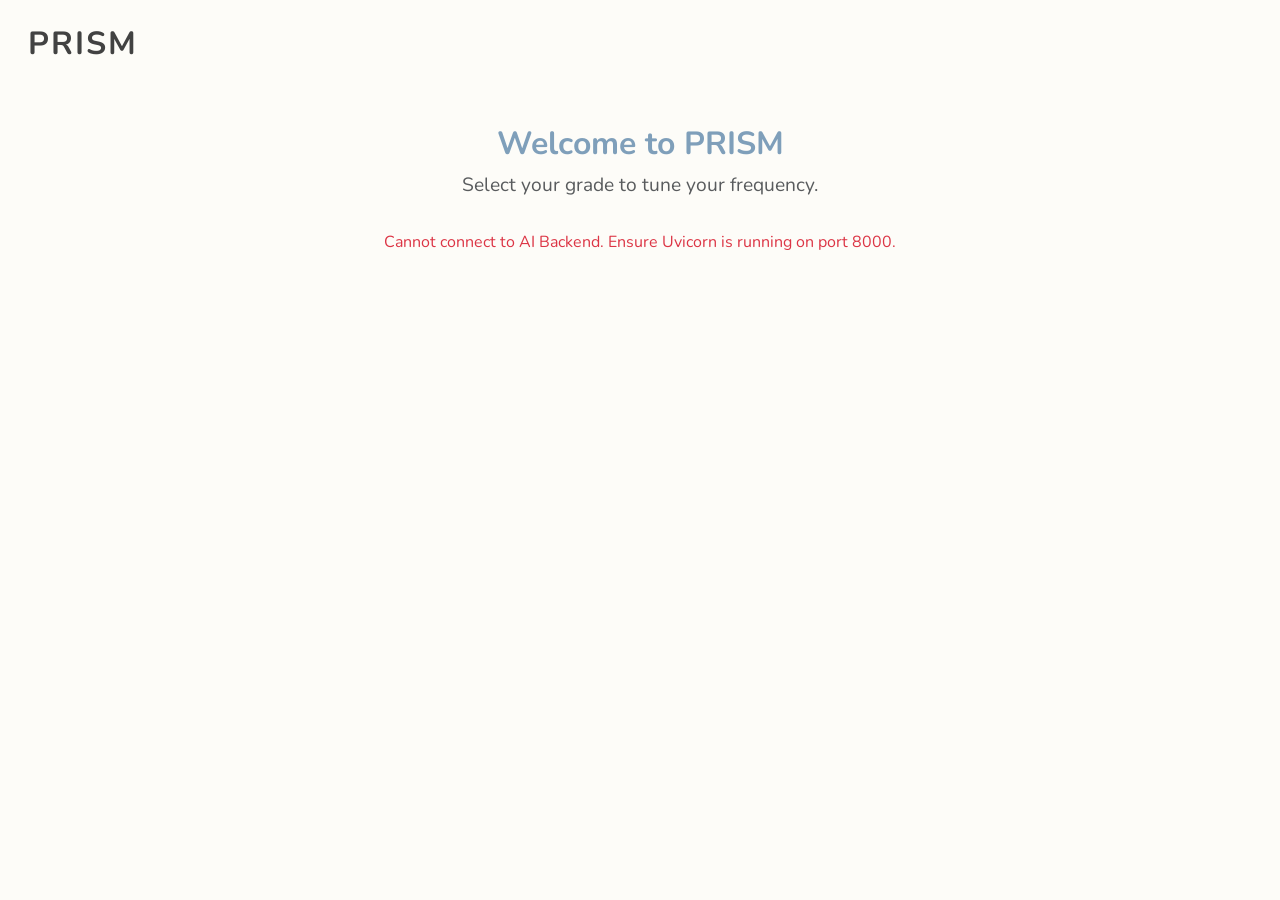
<file: static/index_new.html>
<!DOCTYPE html>
<html lang="en">
<head>
    <meta charset="UTF-8">
    <meta name="viewport" content="width=device-width, initial-scale=1.0">
    <title>PRISM | AI Learning Tool</title>
    <link href="https://cdn.jsdelivr.net/npm/bootstrap@5.3.0/dist/css/bootstrap.min.css" rel="stylesheet">
    <link href="https://fonts.googleapis.com/css2?family=Nunito:wght@400;600;700&display=swap" rel="stylesheet">
    <link href="https://cdnjs.cloudflare.com/ajax/libs/font-awesome/6.0.0/css/all.min.css" rel="stylesheet">

    <style>
        :root {
            /* Color System */
            --bg-warm: #FDFCF8;       
            --primary-blue: #7F9FBA;  
            --primary-green: #8FB59E; 
            --text-dark: #2D3748;     
            --text-soft: #718096;     
            --card-shadow: 0 10px 25px -5px rgba(0, 0, 0, 0.05), 0 8px 10px -6px rgba(0, 0, 0, 0.01);
            --correct-bg: #D4EDDA;    
            --wrong-bg: #F8D7DA;      
        }

        body {
            background-color: var(--bg-warm);
            font-family: 'Nunito', sans-serif;
            color: var(--text-dark);
            min-height: 100vh;
            transition: background-color 0.5s ease;
            overflow-x: hidden;
        }

        /* --- Layout & Typography --- */
        .main-container {
            max-width: 950px;
            margin: 0 auto;
            padding-top: 5vh;
            padding-bottom: 120px;
            position: relative;
            z-index: 10;
        }

        h1, h2 { font-weight: 700; color: var(--text-dark); }
        h3 { font-weight: 700; color: var(--text-dark); font-size: 1.6rem; }

        /* --- Phase Control --- */
        .phase { display: none; }
        .active-phase { display: block; animation: fadeIn 0.5s ease; }
        @keyframes fadeIn { from { opacity: 0; transform: translateY(10px); } to { opacity: 1; transform: translateY(0); } }

        /* --- Subject & Level Test UI --- */
        .subject-grid {
            display: flex; gap: 15px; justify-content: center; margin-top: 30px; flex-wrap: wrap;
        }
        .btn-subject {
            background: white; border: 2px solid var(--primary-blue); color: var(--primary-blue);
            padding: 1rem 2.5rem; border-radius: 20px; font-size: 1.2rem; font-weight: 700;
            transition: all 0.2s ease; box-shadow: var(--card-shadow);
        }
        .btn-subject:hover {
            background: var(--primary-blue); color: white; transform: translateY(-3px);
        }

        .level-q-container {
            background: white; padding: 20px; border-radius: 20px; box-shadow: var(--card-shadow);
            margin-bottom: 20px; text-align: left;
        }
        .level-option {
            display: block; width: 100%; text-align: left; margin: 10px 0; padding: 12px 15px;
            background: var(--bg-warm); border: 2px solid #E2E8F0; border-radius: 12px;
            transition: all 0.2s; color: var(--text-dark); font-weight: 600;
        }
        .level-option:hover { border-color: var(--primary-blue); background: #f0f4f8; }
        .level-option.selected { border-color: var(--primary-blue); background: rgba(127, 159, 186, 0.15); }

        .status-badge {
            background: var(--primary-green); color: white; padding: 6px 16px;
            border-radius: 20px; font-size: 0.9rem; font-weight: 600; display: inline-block;
            margin-bottom: 20px; box-shadow: 0 4px 10px rgba(143, 181, 158, 0.3);
        }

        /* --- Input Section --- */
        .input-group-lg > .form-control {
            border: 2px solid #E2E8F0; background-color: white; border-radius: 20px 0 0 20px;
            padding: 1.5rem; font-size: 1.2rem; box-shadow: var(--card-shadow); transition: all 0.3s ease;
        }
        .input-group-lg > .form-control:focus {
            border-color: var(--primary-blue); box-shadow: 0 0 0 4px rgba(127, 159, 186, 0.2); outline: none;
        }
        .btn-ask {
            background-color: var(--primary-blue); color: white; border: none;
            border-radius: 0 20px 20px 0; padding-left: 2rem; padding-right: 2rem;
            font-weight: 600; transition: all 0.2s ease;
        }
        .btn-ask:hover { background-color: #6a8ba6; transform: translateY(-1px); color: white;}

        /* --- Answer Area (Step Cards) --- */
        .answer-section { margin-top: 3rem; display: none; }
        .step-card {
            background: white; border-radius: 24px; padding: 2.1rem; box-shadow: var(--card-shadow);
            position: relative; transform: scale(0.98); opacity: 0; transition: all 0.4s ease;
            border: 2px solid transparent; display: none;
        }
        .step-card.active-step { transform: scale(1); opacity: 1; display: block; }

        .step-indicator {
            text-transform: uppercase; letter-spacing: 1.5px; font-size: 0.95rem;
            color: var(--primary-blue); font-weight: 700; margin-bottom: 1rem; display: block;
        }

        .progress-dots { display: flex; gap: 8px; margin-bottom: 1.5rem; }
        .dot { width: 10px; height: 10px; border-radius: 50%; background: #E2E8F0; transition: background 0.3s; }
        .dot.active { background: var(--primary-blue); }

        .content-text { font-size: 1.15rem; line-height: 1.55; color: var(--text-dark); margin-bottom: 1.2rem; }
        .key-points-list { background: rgba(143, 181, 158, 0.1); padding: 15px 15px 15px 35px; border-radius: 15px; margin-top: 15px; }
        .key-points-list li { margin-bottom: 8px; font-weight: 600; color: #2a3b31; }

        .visual-icon { display: block; font-size: 3rem; color: var(--primary-green); margin-bottom: 1.5rem; text-align: center; }
        
        .speaker-icon { font-size: 1.25rem; color: var(--primary-blue); cursor: pointer; transition: transform 0.2s ease; opacity: 0.7; }
        .speaker-icon:hover { opacity: 1; transform: scale(1.1); }
        
        /* Navigation Buttons */
        .step-nav { display: flex; justify-content: space-between; align-items: center; margin-top: 1.3rem; padding-top: 1.3rem; border-top: 1px solid #EDF2F7; }
        .btn-nav { background: none; border: 2px solid transparent; color: var(--text-soft); font-weight: 600; padding: 0.5rem 1.5rem; border-radius: 12px; transition: all 0.2s; }
        .btn-nav:hover { background-color: #EDF2F7; color: var(--text-dark); }
        .btn-nav-primary { background-color: var(--primary-blue); color: white; box-shadow: 0 4px 10px rgba(127, 159, 186, 0.3); }
        .btn-nav-primary:hover { background-color: #6a8ba6; color: white; transform: translateY(-2px); }

        #mcqQuestion { font-size: 1.4rem; line-height: 1.4; }
        .mcq-btn { font-size: 1.1rem; padding: 1rem 1.25rem; transition: all 0.2s ease; border-radius: 12px; border: 2px solid #E2E8F0; background: white; text-align: left;}
        .mcq-btn:hover:not(:disabled) { background-color: #EDF2F7; border-color: var(--primary-blue); }

        /* Logo CSS*/
        .site-logo { position: fixed; top: 20px; left: 28px; font-size: 2rem; font-weight: 700; letter-spacing: 2px; color: #424242; z-index: 200; user-select: none; }
        
        #loader { text-align: center; color: var(--text-soft); font-size: 1.2rem; font-weight: 600; display: none; margin-top: 20px; }

        /* TTS Highlighting System */
        .tts-word {
            transition: background-color 0.1s ease;
            border-radius: 4px;
            padding: 0 2px;
        }
        .tts-active {
            background-color: #FEFCBF;
            color: var(--text-dark);
            font-weight: 700;
        }

        /* Audio Controls */
        .audio-controls {
            display: inline-flex;
            align-items: center;
            background: #EDF2F7;
            padding: 8px 15px;
            border-radius: 20px;
            box-shadow: inset 0 2px 4px rgba(0,0,0,0.05);
        }

        /* --- Diagram & SVG Animations --- */
        .diagram-element {
            opacity: 0;
            transition: opacity 0.5s ease-in-out;
        }
        
        .arrow-motion-x { animation: arrowMoveX 1.5s infinite alternate ease-in-out; }
        .arrow-motion-y { animation: arrowMoveY 1.5s infinite alternate ease-in-out; }

        @keyframes arrowMoveX {
            from { transform: translateX(0px); }
            to { transform: translateX(5px); }
        }
        @keyframes arrowMoveY {
            from { transform: translateY(0px); }
            to { transform: translateY(5px); }
        }

        .svg-container {
            border: 2px dashed #E2E8F0;
            border-radius: 16px;
            padding: 1rem;
        }
    </style>
</head>
<body>

    <div class="site-logo">PRISM</div>

    <div class="container main-container">
        
        <div id="phase1a" class="phase active-phase text-center">
            <div style="height: 80px;"></div> 
            <h2 style="color: var(--primary-blue);">Welcome to PRISM</h2>
            <p class="text-muted" style="font-size: 1.2rem;">Select your grade to tune your frequency.</p>
            <div id="gradeButtons" class="subject-grid">
                <p class="text-muted">Loading grades...</p>
            </div>
        </div>

        <div id="phase1b" class="phase text-center">
            <div style="height: 80px;"></div> 
            <h2 style="color: var(--primary-blue);">Pick a Subject</h2>
            <div id="subjectButtons" class="subject-grid"></div>
        </div>

        <div id="phase2" class="phase text-center">
            <div style="height: 60px;"></div>
            <h2 class="mb-3" style="color: var(--primary-blue);">🧠 Calibration Test</h2>
            <p class="text-muted mb-2">Pick the answers that make the most sense to you.</p>
            <p class="text-primary fw-bold" id="testProgress">Question 1 / 4</p>
            
            <div id="levelTestArea" class="text-start mt-4"></div>
        </div>

        <div id="phase3" class="phase">
            <div class="text-center">
                <div style="height: 60px;"></div>
                <div class="status-badge" id="levelBadge">Focus Mode | Calibrating...</div>
                <h2 class="mb-4" style="color: var(--primary-blue); opacity: 0.9;">What do you want to learn today?</h2>
                
                <div class="input-group input-group-lg">
                    <input type="text" class="form-control" id="questionInput" placeholder="Type your topic here... (e.g., What is friction?)">
                    <button class="btn btn-ask" type="button" onclick="generateAnswer()">Ask & Learn</button>
                </div>
                <div id="loader"><i class="fas fa-circle-notch fa-spin me-2"></i> Syncing with PRISM...</div>
            </div>

            <div class="answer-section" id="answerSection">
                <div class="progress-dots" id="progressDots"></div>
                
                <div class="step-card" id="dynamicCardContainer" style="display:block;"></div>
            </div>
        </div>
    </div>

    <script>
        // --- GLOBAL STATE ---
        let currentGrade = "";
        let currentLevel = "Intermediate"; 
        let levelTestSelections = {};
        let currentQuiz = null;
        let levelTestQuestions = [];
        let currentTestIndex = 0;

        let dynamicStepsData = [];
        let currentStepIndex = 0;
        let currentAudioUtterance = null;
        let isAudioPaused = false;
        
        let animationTimers = []; 

        const API_URL = "http://127.0.0.1:8000";

        // --- INIT & PHASE 1 (Grades & Subjects) ---
        window.onload = async () => {
            try {
                const res = await fetch(`${API_URL}/grades`);
                if (!res.ok) throw new Error("Backend connection failed.");
                const data = await res.json();
                const container = document.getElementById("gradeButtons");
                container.innerHTML = "";
                data.grades.forEach(grade => {
                    const btn = document.createElement("button");
                    btn.className = "btn-subject";
                    btn.innerText = grade;
                    btn.onclick = () => loadSubjects(grade);
                    container.appendChild(btn);
                });
            } catch(e) {
                console.error("Initialization Error:", e);
                document.getElementById("gradeButtons").innerHTML = "<p class='text-danger'>Cannot connect to AI Backend. Ensure Uvicorn is running on port 8000.</p>";
            }
        };

        async function loadSubjects(grade) {
            currentGrade = grade;
            switchPhase("phase1b");
            try {
                const res = await fetch(`${API_URL}/subjects?grade=${encodeURIComponent(grade)}`);
                const data = await res.json();
                const container = document.getElementById("subjectButtons");
                container.innerHTML = "";
                data.subjects.forEach(sub => {
                    const btn = document.createElement("button");
                    btn.className = "btn-subject";
                    btn.innerText = sub;
                    btn.onclick = () => loadLevelTest(sub);
                    container.appendChild(btn);
                });
            } catch(e) {
                console.error("Subjects Load Error:", e);
            }
        }

        function switchPhase(phaseId) {
            document.querySelectorAll('.phase').forEach(p => p.classList.remove('active-phase'));
            document.getElementById(phaseId).classList.add('active-phase');
        }

        // --- PHASE 2: LEVEL TEST (1 Card at a Time) ---
        async function loadLevelTest(subject) {
            switchPhase("phase2");
            levelTestSelections = {}; 
            currentTestIndex = 0;
            
            try {
                const res = await fetch(`${API_URL}/level-test?subject=${encodeURIComponent(subject)}`);
                const data = await res.json();
                levelTestQuestions = data.questions;
                renderTestQuestion();
            } catch(e) {
                console.error("Level Test Load Error:", e);
                alert("Error loading the calibration test.");
            }
        }

        function renderTestQuestion() {
            const container = document.getElementById("levelTestArea");
            container.innerHTML = "";
            
            if (currentTestIndex >= levelTestQuestions.length) {
                submitLevelTest();
                return;
            }

            const q = levelTestQuestions[currentTestIndex];
            document.getElementById("testProgress").innerText = `Question ${currentTestIndex + 1} / ${levelTestQuestions.length}`;
            
            const block = document.createElement("div");
            block.className = "level-q-container";
            block.innerHTML = `<h4 class="mb-4">${q.question}</h4>`;
            
            const shuffledOptions = [...q.options].sort(() => Math.random() - 0.5);
            
            shuffledOptions.forEach((opt) => {
                const btn = document.createElement("button");
                btn.className = "level-option";
                btn.innerText = opt.text;
                btn.onclick = () => {
                    levelTestSelections[currentTestIndex] = opt.difficulty;
                    setTimeout(() => {
                        currentTestIndex++;
                        renderTestQuestion();
                    }, 300); // Quick auto-advance delay
                };
                block.appendChild(btn);
            });
            
            container.appendChild(block);
        }

        async function submitLevelTest() {
            const answersArr = Object.values(levelTestSelections);
            if(answersArr.length === 0) answersArr.push(2); // Fallback to intermediate

            try {
                const res = await fetch(`${API_URL}/calculate-level`, {
                    method: "POST",
                    headers: { "Content-Type": "application/json" },
                    body: JSON.stringify({ answers: answersArr })
                });
                const data = await res.json();
                
                currentLevel = data.level || "Intermediate";
                document.getElementById("levelBadge").innerText = `${currentGrade} | Level: ${currentLevel}`;
                switchPhase("phase3");
            } catch(e) {
                console.error("Calculation Error:", e);
                document.getElementById("levelBadge").innerText = `${currentGrade} | Level: Intermediate`;
                switchPhase("phase3");
            }
        }

        // --- PHASE 3: DYNAMIC FLASHCARDS & RAG ---
        // More robust cleaner to guarantee asterisks turn into strong tags and don't leak
        const clean = (text) => text ? text.replace(/\*\*(.*?)\*\*/g, "<strong>$1</strong>").replace(/\*/g, "") : "";

        document.getElementById("questionInput").addEventListener("keypress", function(event) {
            if (event.key === "Enter") { event.preventDefault(); generateAnswer(); }
        });

        async function generateAnswer() {
            const input = document.getElementById('questionInput').value.trim();
            if(!input) return;

            document.getElementById('loader').style.display = "block";
            document.getElementById('answerSection').style.display = "none";

            try {
                const response = await fetch(`${API_URL}/ask?user_query=${encodeURIComponent(input)}&student_level=${currentLevel}`);
                const data = await response.json();
                
                buildDynamicSteps(data);
                
                document.getElementById('loader').style.display = "none";
                document.getElementById('answerSection').style.display = "block";
                showStep(0);
            } catch(e) {
                console.error("AI Gen Error:", e);
                alert("PRISM is having trouble connecting to the knowledge base or parsing the AI response. Check the backend terminal.");
                document.getElementById('loader').style.display = "none";
            }
        }

        function buildDynamicSteps(data) {
            dynamicStepsData = [];
            currentQuiz = data.quiz;
            const title = data.title ? data.title.replace(/\*/g, "") : "Concept";
            
            // 1. Knowledge Card (Part 1)
            if (data.knowledge_cards && data.knowledge_cards.length > 0) {
                dynamicStepsData.push({
                    type: 'knowledge',
                    title: data.knowledge_cards.length > 1 ? `${title} (Part 1)` : title,
                    content: clean(data.knowledge_cards[0]),
                    rawText: data.knowledge_cards[0],
                    icon: 'fa-brain'
                });
            }

            // 2. Visual Card (Inserted right after Part 1)
            if (data.visual && data.visual.objects && data.visual.objects.length > 0) {
                dynamicStepsData.push({
                    type: 'visual',
                    title: 'Visual Blueprint',
                    visualData: data.visual,
                    icon: 'fa-project-diagram'
                });
            }

            // 3. Remaining Knowledge Cards
            if (data.knowledge_cards && data.knowledge_cards.length > 1) {
                for (let i = 1; i < data.knowledge_cards.length; i++) {
                    dynamicStepsData.push({
                        type: 'knowledge',
                        title: `${title} (Part ${i+1})`,
                        content: clean(data.knowledge_cards[i]),
                        rawText: data.knowledge_cards[i],
                        icon: 'fa-brain'
                    });
                }
            }

            // 4. Analogy Card
            if (data.analogy) {
                dynamicStepsData.push({
                    type: 'analogy',
                    title: 'Power-Up Analogy',
                    content: `<div style="font-size: 1.3rem; font-weight: 600; color: var(--primary-blue);">${clean(data.analogy)}</div>`,
                    rawText: data.analogy,
                    icon: 'fa-gamepad'
                });
            }

            // 5. Quiz Card
            if (data.quiz) {
                dynamicStepsData.push({ type: 'quiz', title: 'Knowledge Check', icon: 'fa-bolt' });
            }

            // 6. Revision Card
            if (data.key_points && data.key_points.length > 0) {
                let listHtml = '<ul class="key-points-list">';
                data.key_points.forEach(kp => listHtml += `<li>${clean(kp)}</li>`);
                listHtml += '</ul>';
                dynamicStepsData.push({
                    type: 'revision',
                    title: '📌 Quick Revision',
                    content: listHtml,
                    icon: 'fa-star'
                });
            }
            
            // Generate dots
            const dotsContainer = document.getElementById("progressDots");
            dotsContainer.innerHTML = dynamicStepsData.map(() => `<span class="dot"></span>`).join('');
        }
        
        // --- SVG DIAGRAM GENERATOR ---
        function renderDiagram(visualData) {
            if (!visualData) return '';
            
            let svg = `
                <div class="svg-container" style="max-width: 450px; margin: 0 auto; background: white;">
                <svg viewBox="0 0 450 450" style="width:100%; display:block; font-family: 'Nunito', sans-serif;">
                    <defs>
                        <marker id="arrow" markerWidth="6" markerHeight="6" refX="5" refY="3" orient="auto">
                            <path d="M0,0 L6,3 L0,6 Z" fill="var(--primary-blue)"/>
                        </marker>
                    </defs>`;

            // Render standard objects
            (visualData.objects || []).forEach(obj => {
                svg += `<g id="svg-${obj.id}" class="diagram-element">`;
                
                let rectWidth = obj.width || 140;
                let rectHeight = obj.height || 50;

                if (obj.shape === 'rect') {
                    svg += `<rect x="${obj.x}" y="${obj.y}" width="${rectWidth}" height="${rectHeight}" fill="#F8FAFC" stroke="var(--text-dark)" stroke-width="2.5" rx="8"/>`;
                } else if (obj.shape === 'circle') {
                    svg += `<circle cx="${obj.x}" cy="${obj.y}" r="${obj.r || 30}" fill="#F8FAFC" stroke="var(--text-dark)" stroke-width="2.5"/>`;
                } else if (obj.shape === 'line') {
                    svg += `<line x1="${obj.x1}" y1="${obj.y1}" x2="${obj.x2}" y2="${obj.y2}" stroke="var(--text-dark)" stroke-width="2.5"/>`;
                }
                
                // Perfect Text Centering using dominant-baseline
                if (obj.label) {
                    let lx, ly;
                    if (obj.shape === 'rect') {
                        lx = obj.x + (rectWidth / 2);
                        ly = obj.y + (rectHeight / 2); 
                    } else if (obj.shape === 'circle') {
                        lx = obj.x;
                        ly = obj.y;
                    } else {
                        lx = (obj.x1 + obj.x2) / 2;
                        ly = ((obj.y1 + obj.y2) / 2) - 10;
                    }
                    svg += `<text x="${lx}" y="${ly}" font-size="14" fill="var(--text-dark)" text-anchor="middle" dominant-baseline="middle" font-weight="700">${obj.label}</text>`;
                }
                svg += `</g>`;
            });

            // Render motion arrows
            (visualData.arrows || []).forEach(arr => {
                let isVertical = Math.abs(arr.from[0] - arr.to[0]) < 20;
                let motionClass = isVertical ? "arrow-motion-y" : "arrow-motion-x";
                
                svg += `<g id="svg-${arr.id}" class="diagram-element ${motionClass}">`;
                svg += `<line x1="${arr.from[0]}" y1="${arr.from[1]}" x2="${arr.to[0]}" y2="${arr.to[1]}" stroke="var(--primary-blue)" stroke-width="3" marker-end="url(#arrow)"/>`;
                
                if (arr.label) {
                    let lx = (arr.from[0] + arr.to[0]) / 2;
                    let ly = ((arr.from[1] + arr.to[1]) / 2);
                    
                    // Nudge text aside if it's a vertical drop arrow so it doesn't cross the line
                    if (isVertical) {
                        lx += 30; 
                    } else {
                        ly -= 12; // Nudge up for horizontal arrows
                    }
                    
                    svg += `<text x="${lx}" y="${ly}" font-size="12" fill="var(--primary-blue)" text-anchor="middle" dominant-baseline="middle" font-weight="700">${arr.label}</text>`;
                }
                svg += `</g>`;
            });

            svg += `</svg></div>`;
            return svg;
        }

        // --- SVG ANIMATION ENGINE ---
        function animateDiagram(animationSteps) {
            animationTimers.forEach(clearTimeout);
            animationTimers = [];

            if (!animationSteps || !Array.isArray(animationSteps)) return;

            document.querySelectorAll('.diagram-element').forEach(el => el.style.opacity = '0');

            animationSteps.forEach((step, index) => {
                let timer = setTimeout(() => {
                    let el = document.getElementById(`svg-${step.show}`);
                    if (el) el.style.opacity = '1';
                }, (index * 800) + 400); 
                animationTimers.push(timer);
            });
        }

        function showStep(index) {
            if (index < 0 || index >= dynamicStepsData.length) return;
            
            window.speechSynthesis.cancel(); 
            currentStepIndex = index;
            const stepData = dynamicStepsData[index];
            
            const allDots = document.querySelectorAll('#progressDots .dot');
            allDots.forEach((dot, i) => {
                dot.classList.toggle('active', i <= index);
            });

            const cardContainer = document.getElementById("dynamicCardContainer");
            let innerContent = "";
            
            if (stepData.type === 'knowledge' || stepData.type === 'analogy' || stepData.type === 'revision') {
                let audioHTML = stepData.rawText ? 
                    `<div class="audio-controls">
                        <i class="fas fa-volume-up speaker-icon" id="audio-play-${index}" onclick="toggleAudio('audio-text-${index}', ${index})" title="Play/Pause"></i>
                        <i class="fas fa-undo speaker-icon" onclick="restartAudio('audio-text-${index}', ${index})" title="Restart" style="margin-left:10px; font-size: 1rem;"></i>
                     </div>` : '';

                innerContent = `
                    <span class="step-indicator">Step ${index + 1} of ${dynamicStepsData.length}</span>
                    <div class="visual-icon"><i class="fas ${stepData.icon}"></i></div>
                    <h3 class="mb-3 d-flex align-items-center justify-content-between">
                        <span>${stepData.title}</span> ${audioHTML}
                    </h3>
                    <p class="content-text" id="audio-text-${index}">${stepData.content}</p>
                `;
            } else if (stepData.type === 'visual') {
                innerContent = `
                    <span class="step-indicator">Step ${index + 1} of ${dynamicStepsData.length}</span>
                    <div class="visual-icon"><i class="fas ${stepData.icon}"></i></div>
                    <h3 class="mb-3 text-center">${stepData.title}</h3>
                    ${renderDiagram(stepData.visualData)}
                `;
                setTimeout(() => animateDiagram(stepData.visualData.animation_steps), 50);
                
            } else if (stepData.type === 'quiz') {
                innerContent = `
                    <span class="step-indicator">Step ${index + 1} of ${dynamicStepsData.length}</span>
                    <h3 class="mb-4">${currentQuiz.question}</h3>
                    <div id="mcqOptions" class="d-flex flex-column gap-3">
                        ${currentQuiz.options.map((opt, idx) => {
                            const cleanOpt = opt.replace(/^[A-D][\.\)]\s*/, '');
                            return `<button class="btn mcq-btn" onclick="checkAnswer(this, \`${opt.replace(/`/g, "'")}\`)"><strong>${['A','B','C','D'][idx]}.</strong> ${clean(cleanOpt)}</button>`;
                        }).join('')}
                    </div>
                    <div id="mcqMessage" class="mt-4 p-3 rounded" style="display: none; font-weight: 600;"></div>
                `;
            }

            // Nav Buttons
            let navHTML = `<div class="step-nav mt-4 pt-4 border-top">`;
            if (index > 0) navHTML += `<button class="btn btn-nav" onclick="showStep(${index - 1})">← Previous</button>`;
            else navHTML += `<div></div>`;
            
            if (index < dynamicStepsData.length - 1) {
                navHTML += `<button class="btn btn-nav btn-nav-primary" onclick="showStep(${index + 1})">Next →</button>`;
            } else {
                navHTML += `<button class="btn btn-nav" style="color: var(--primary-green); border-color: var(--primary-green);">Mission Complete <i class="fas fa-check ms-2"></i></button>`;
            }
            navHTML += `</div>`;

            cardContainer.innerHTML = innerContent + navHTML;
            cardContainer.classList.add('active-step');
        }

        // --- ACCESSIBILITY TTS CONTROLS (Word Highlighting) ---
        function wrapWordsInDOM(el, prefix) {
            if (el.dataset.wrapped === "true") return;

            let wordIndex = 0;

            function traverse(node) {
                if (node.nodeType === 3) { // Text node
                    const text = node.nodeValue;
                    if (!text.trim()) return;

                    const fragment = document.createDocumentFragment();
                    const tokens = text.split(/(\s+)/); 
                    tokens.forEach(token => {
                        if (token.trim()) {
                            const span = document.createElement('span');
                            span.id = `${prefix}-w${wordIndex}`;
                            span.className = 'tts-word';
                            span.textContent = token;
                            fragment.appendChild(span);
                            wordIndex++;
                        } else {
                            fragment.appendChild(document.createTextNode(token));
                        }
                    });
                    node.parentNode.replaceChild(fragment, node);
                } else if (node.nodeType === 1) { // Element node
                    if (node.classList.contains('tts-word')) return;
                    Array.from(node.childNodes).forEach(traverse);
                }
            }

            Array.from(el.childNodes).forEach(traverse);
            el.dataset.wrapped = "true";
        }

        function toggleAudio(elementId, index) {
            const playBtn = document.getElementById(`audio-play-${index}`);
            
            if (window.speechSynthesis.speaking) {
                if (window.speechSynthesis.paused) {
                    window.speechSynthesis.resume();
                    playBtn.className = "fas fa-pause speaker-icon";
                } else {
                    window.speechSynthesis.pause();
                    playBtn.className = "fas fa-play speaker-icon";
                }
            } else {
                startAudio(elementId, index);
            }
        }

        function restartAudio(elementId, index) {
            window.speechSynthesis.resume(); 
            window.speechSynthesis.cancel();
            
            setTimeout(() => startAudio(elementId, index), 50);
        }

        function startAudio(elementId, index) {
            window.speechSynthesis.resume();
            window.speechSynthesis.cancel();
            
            const playBtn = document.getElementById(`audio-play-${index}`);
            if(playBtn) playBtn.className = "fas fa-pause speaker-icon";
            
            const textEl = document.getElementById(elementId);
            if (!textEl) return;

            wrapWordsInDOM(textEl, elementId);
            const spokenText = textEl.innerText;

            const utterance = new SpeechSynthesisUtterance(spokenText);
            utterance.rate = 0.9;
            
            utterance.onboundary = (event) => {
                if (event.name === 'word') {
                    document.querySelectorAll(`#${elementId} .tts-word`).forEach(s => s.classList.remove('tts-active'));
                    
                    const textUpToChar = spokenText.substring(0, event.charIndex);
                    const wordIndex = textUpToChar.trim().split(/\s+/).filter(w => w.length > 0).length;

                    const currentWordSpan = document.getElementById(`${elementId}-w${wordIndex}`);
                    if (currentWordSpan) {
                        currentWordSpan.classList.add('tts-active');
                    }
                }
            };
            
            utterance.onend = () => {
                document.querySelectorAll(`#${elementId} .tts-word`).forEach(s => s.classList.remove('tts-active'));
                if(playBtn) playBtn.className = "fas fa-volume-up speaker-icon";
            };

            utterance.onerror = () => {
                document.querySelectorAll(`#${elementId} .tts-word`).forEach(s => s.classList.remove('tts-active'));
                if(playBtn) playBtn.className = "fas fa-volume-up speaker-icon";
            };

            window.speechSynthesis.speak(utterance);
        }

        // --- MCQ VERIFICATION ---
        // --- MCQ VERIFICATION ---
        function checkAnswer(btn, selectedStr) {
            if (!currentQuiz) return;
            const msgBox = document.getElementById('mcqMessage');
            const allBtns = document.getElementById('mcqOptions').querySelectorAll('.mcq-btn');
            
            allBtns.forEach(b => b.disabled = true); 
            msgBox.style.display = 'block';

            // Clean the strings by removing potential markdown
            const cleanSelected = clean(selectedStr.replace(/^[A-D][\.\)]\s*/, '').trim());
            const cleanCorrectText = clean(currentQuiz.correct.replace(/^[A-D][\.\)]\s*/, '').trim());

            // Determine the letter (A, B, C, D) of the clicked button
            const selectedIndex = Array.from(allBtns).indexOf(btn);
            const selectedLetter = ['A', 'B', 'C', 'D'][selectedIndex];

            // SMART MATCHING: Checks if the exact text matches OR if the AI just returned the letter (A/B/C/D)
            const isCorrect = (cleanSelected === cleanCorrectText) || 
                              (currentQuiz.correct.includes(cleanSelected)) || 
                              (currentQuiz.correct.trim().toUpperCase() === selectedLetter);

            if (isCorrect) {
                btn.style.borderColor = 'var(--primary-green)';
                btn.style.backgroundColor = 'var(--correct-bg)';
                msgBox.style.color = '#1e5c3a';
                msgBox.style.backgroundColor = '#eef8f1';
                msgBox.innerHTML = `<strong>✨ Brilliant!</strong> <br><br> ${clean(currentQuiz.explanation)}`;
            } else {
                btn.style.borderColor = '#e9a1a8';
                btn.style.backgroundColor = 'var(--wrong-bg)';
                
                // Highlight the actual correct option in green
                allBtns.forEach((b, idx) => {
                    const btnLetter = ['A', 'B', 'C', 'D'][idx];
                    const cleanBtnText = clean(b.innerText.replace(/^[A-D][\.\)]\s*/, '').trim());
                    
                    if(cleanBtnText.includes(cleanCorrectText) || currentQuiz.correct.trim().toUpperCase() === btnLetter) {
                        b.style.borderColor = 'var(--primary-green)';
                        b.style.borderWidth = '2px';
                    }
                });
                msgBox.style.color = '#7a1c24';
                msgBox.style.backgroundColor = '#fdecec';
                msgBox.innerHTML = `<strong>🛠️ Almost!</strong> <br><br> ${clean(currentQuiz.explanation)}`;
            }
        }
    </script>
</body>
</html>
</file>
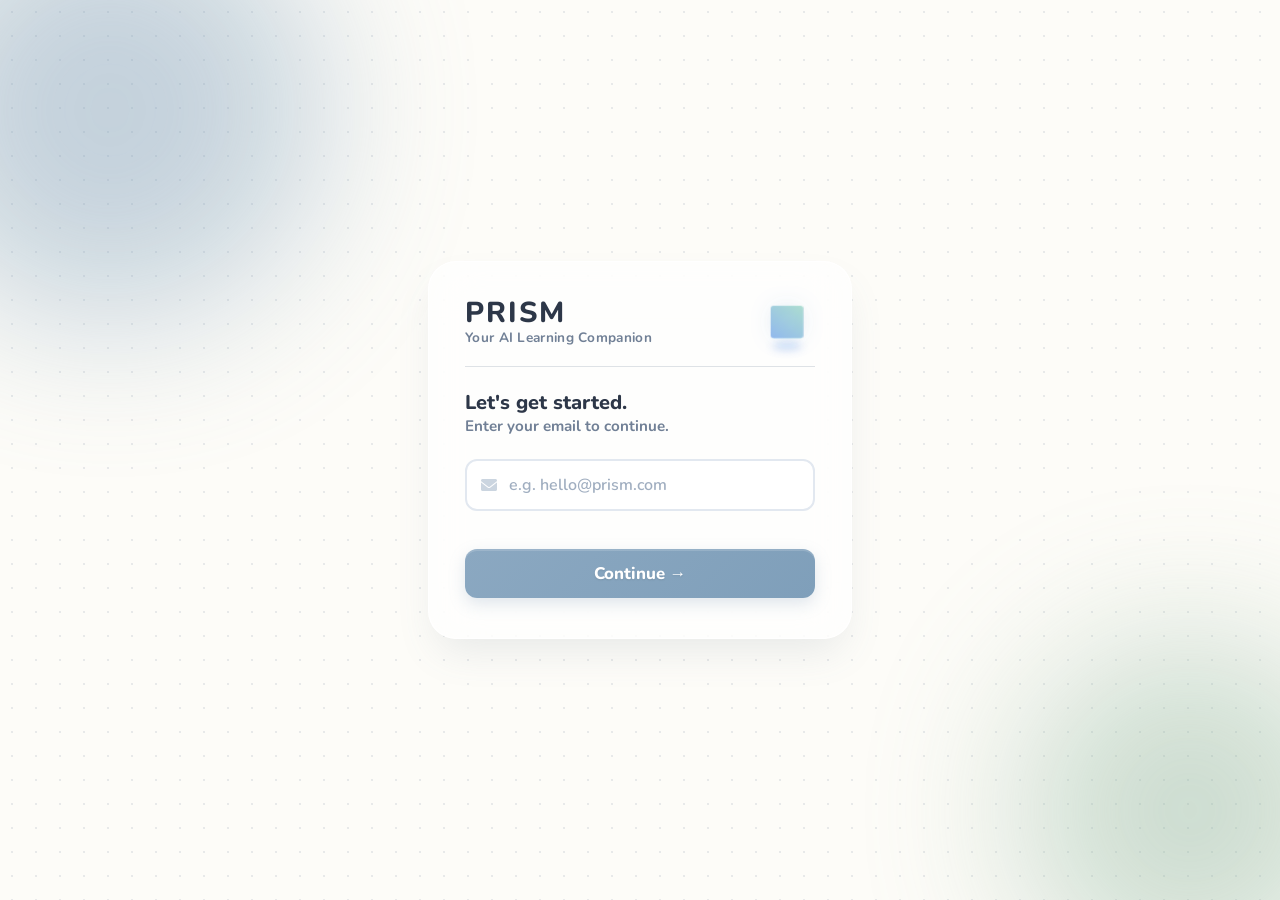
<file: templates/login.html>
<!DOCTYPE html>
<html lang="en">
<head>
    <meta charset="UTF-8">
    <meta name="viewport" content="width=device-width, initial-scale=1.0">
    <title>PRISM | Sign In</title>
    <link href="https://cdn.jsdelivr.net/npm/bootstrap@5.3.0/dist/css/bootstrap.min.css" rel="stylesheet">
    <link href="https://fonts.googleapis.com/css2?family=Nunito:wght@400;600;700;800&display=swap" rel="stylesheet">
    <link href="https://cdnjs.cloudflare.com/ajax/libs/font-awesome/6.0.0/css/all.min.css" rel="stylesheet">

    <style>
        :root {
            --bg-warm: #FDFCF8;
            --primary-blue: #7F9FBA;
            --primary-blue-dark: #6385a1;
            --primary-green: #8FB59E;
            --text-dark: #2D3748;
            --text-soft: #718096;
            --card-shadow: 0 20px 40px -10px rgba(100, 120, 140, 0.15);
            --input-border: #E2E8F0;
            --error-red: #E53E3E;
            --success-green: #38A169;
        }

        body {
            background-color: var(--bg-warm);
            background-image: radial-gradient(rgba(113, 128, 150, 0.15) 1px, transparent 1px);
            background-size: 24px 24px;
            font-family: 'Nunito', sans-serif;
            color: var(--text-dark);
            min-height: 100vh;
            display: flex;
            align-items: center;
            justify-content: center;
            overflow: hidden;
            position: relative;
            line-height: 1.5;
        }

        /* ── Background blobs ── */
        .bg-blob {
            position: fixed; border-radius: 50%; filter: blur(80px);
            opacity: 0.45; pointer-events: none; z-index: 0;
        }
        .blob-1 { width: 420px; height: 420px; background: var(--primary-blue); top: -100px; left: -100px; animation: blobDrift 45s ease-in-out infinite alternate; }
        .blob-2 { width: 340px; height: 340px; background: var(--primary-green); bottom: -80px; right: -80px; animation: blobDrift 55s ease-in-out infinite alternate-reverse; }
        
        @keyframes blobDrift {
            0%   { transform: translate(0, 0) scale(1); }
            100% { transform: translate(30px, 20px) scale(1.06); }
        }

        /* ── Card Container ── */
        .card-wrap { position: relative; z-index: 10; width: 100%; max-width: 440px; }

        .prism-card {
            background: rgba(255, 255, 255, 0.65);
            backdrop-filter: blur(24px); -webkit-backdrop-filter: blur(24px);
            border-radius: 28px; padding: 32px 36px;
            border: 1px solid rgba(255, 255, 255, 0.9);
            box-shadow: var(--card-shadow);
            animation: cardSlideIn 0.5s cubic-bezier(0.175, 0.885, 0.32, 1.275) both;
            min-height: 310px;
        }

        @keyframes cardSlideIn {
            from { opacity: 0; transform: translateY(30px) scale(0.96); }
            to   { opacity: 1; transform: translateY(0) scale(1); }
        }

        /* ── Header: Logo ── */
        .logo-text { font-size: 1.8rem; font-weight: 800; letter-spacing: 2px; color: var(--text-dark); }
        .logo-sub { font-size: 0.85rem; color: var(--text-soft); font-weight: 700; letter-spacing: 0.3px; }

        /* ── TRUE 3D ROTATING PRISM MASCOT (New Bright Gradient) ── */
        .prism-mascot-container {
            width: 56px;
            height: 56px;
            perspective: 800px; 
            display: flex;
            align-items: center;
            justify-content: center;
            position: relative;
        }
        
        .prism-shadow {
            position: absolute;
            width: 30px;
            height: 8px;
            background: rgba(142, 181, 240, 0.5); /* Soft blue shadow */
            border-radius: 50%;
            filter: blur(4px);
            transform: translateY(24px);
            z-index: 0;
        }

        .prism-core-light {
            position: absolute;
            width: 16px;
            height: 16px;
            background: rgba(255, 255, 255, 0.9);
            border-radius: 50%;
            /* Glow matches the new bright blue/mint gradient */
            box-shadow: 0 0 15px rgba(174, 224, 206, 0.8), 0 0 30px rgba(142, 181, 240, 0.9);
            z-index: 1;
            animation: corePulse 3s ease-in-out infinite alternate;
        }

        @keyframes corePulse {
            0% { transform: scale(0.85); opacity: 0.8; }
            100% { transform: scale(1.2); opacity: 1; }
        }

        .prism-cube {
            width: 32px;
            height: 32px;
            position: relative;
            transform-style: preserve-3d; 
            z-index: 2;
            animation: rotateCore 12s infinite linear; 
        }
        
        .cube-face {
            position: absolute;
            width: 32px;
            height: 32px;
            /* Thicker, softer white border to match the image */
            
            border-radius: 3px;
            backface-visibility: visible; 
        }
        
        /* The beautiful soft blue to mint gradient from the image. 
           Direction is bottom-left to top-right. */
        .face-front  { transform: translateZ(16px); background: linear-gradient(to top right, rgba(142, 181, 240, 0.85), rgba(174, 224, 206, 0.85)); } 
        .face-back   { transform: rotateY(180deg) translateZ(16px); background: linear-gradient(to top right, rgba(142, 181, 240, 0.85), rgba(174, 224, 206, 0.85)); } 
        
        /* Sides (slightly more opaque to simulate shadow depth) */
        .face-right  { transform: rotateY(90deg) translateZ(16px); background: linear-gradient(to top right, rgba(122, 161, 220, 0.95), rgba(154, 204, 186, 0.95)); } 
        .face-left   { transform: rotateY(-90deg) translateZ(16px); background: linear-gradient(to top right, rgba(122, 161, 220, 0.95), rgba(154, 204, 186, 0.95)); } 
        
        /* Top/Bottom (slightly lighter/transparent for highlight) */
        .face-top    { transform: rotateX(90deg) translateZ(16px); background: linear-gradient(to top right, rgba(172, 211, 255, 0.75), rgba(204, 254, 236, 0.75)); } 
        .face-bottom { transform: rotateX(-90deg) translateZ(16px); background: linear-gradient(to top right, rgba(172, 211, 255, 0.75), rgba(204, 254, 236, 0.75)); }

        @keyframes rotateCore {
            0%   { transform: rotateX(-20deg) rotateY(0deg) rotateZ(0deg); }
            100% { transform: rotateX(-20deg) rotateY(360deg) rotateZ(360deg); }
        }

        /* ── Flow Steps ── */
        .flow-step { display: none; animation: fadeUp 0.3s ease both; }
        .flow-step.active { display: block; }
        @keyframes fadeUp { from { opacity: 0; transform: translateY(8px); } to { opacity: 1; transform: translateY(0); } }

        /* Typography for steps */
        .step-heading { font-size: 1.25rem; font-weight: 800; color: var(--text-dark); margin-bottom: 2px; line-height: 1.2; }
        .step-subtext { font-size: 0.95rem; color: var(--text-soft); font-weight: 700; line-height: 1.2; }

        /* ── Back Button ── */
        .btn-back {
            background: none; border: none; color: var(--text-soft);
            font-size: 1.2rem; padding: 4px 8px; margin-left: -8px;
            cursor: pointer; transition: all 0.2s cubic-bezier(0.175, 0.885, 0.32, 1.275); border-radius: 8px;
        }
        .btn-back:hover { color: var(--text-dark); background: rgba(255,255,255,0.5); transform: translateX(-2px); }

        /* ── Fields & Inputs ── */
        .field label { font-size: 0.85rem; font-weight: 700; color: var(--text-soft); margin-bottom: 4px; letter-spacing: 0.2px; }
        .field-inner { position: relative; display: flex; align-items: center; }
        
        .field-icon { 
            position: absolute; left: 16px; color: #CBD5E0; font-size: 1rem; 
            pointer-events: none; transition: all 0.3s cubic-bezier(0.175, 0.885, 0.32, 1.275); 
            z-index: 2;
        }
        
        .field input {
            width: 100%; padding: 12px 14px 12px 42px;
            border: 2px solid var(--input-border); border-radius: 12px;
            font-family: 'Nunito', sans-serif; font-size: 1rem; font-weight: 600;
            color: var(--text-dark); background: white; outline: none; 
            transition: all 0.25s cubic-bezier(0.215, 0.610, 0.355, 1);
        }
        .field input::placeholder { color: #A0AEC0; font-weight: 600; }
        
        /* The Prism Focus Ring */
        .field input:focus { 
            border-color: transparent; 
            background-image: linear-gradient(white, white), linear-gradient(135deg, var(--primary-blue), #d4b8e0, var(--primary-green));
            background-origin: border-box;
            background-clip: padding-box, border-box;
            box-shadow: 0 6px 15px rgba(127,159,186,0.15); 
            transform: translateY(-1px);
        }
        .field-inner:focus-within .field-icon { 
            color: var(--primary-blue); 
            transform: scale(1.15); 
        }

        .pw-toggle { position: absolute; right: 14px; background: none; border: none; cursor: pointer; color: #CBD5E0; font-size: 0.95rem; transition: color 0.2s; z-index: 2;}
        .pw-toggle:hover { color: var(--primary-blue); }

        .field-msg { font-size: 0.8rem; font-weight: 700; margin-top: 4px; min-height: 18px; padding-left: 2px; transition: all 0.2s; }
        .field-msg.error { color: var(--error-red); }
        .field-msg.ok    { color: var(--success-green); }

        /* ── Satisfying Buttons ── */
        .prism-btn {
            width: 100%; padding: 12px; 
            background: linear-gradient(135deg, #8ba8c1, var(--primary-blue)); 
            color: white; border: none;
            border-radius: 12px; font-family: 'Nunito', sans-serif; font-size: 1.05rem; font-weight: 800;
            cursor: pointer; 
            transition: all 0.2s cubic-bezier(0.175, 0.885, 0.32, 1.275); 
            box-shadow: 0 6px 16px rgba(127,159,186,0.25), inset 0 2px 0 rgba(255,255,255,0.15);
            position: relative; overflow: hidden;
            text-shadow: 0 1px 2px rgba(0,0,0,0.1);
        }
        .prism-btn:hover { 
            background: linear-gradient(135deg, var(--primary-blue), var(--primary-blue-dark));
            transform: translateY(-2px); 
            box-shadow: 0 8px 20px rgba(127,159,186,0.35), inset 0 2px 0 rgba(255,255,255,0.15); 
        }
        .prism-btn:active { 
            transform: translateY(2px) scale(0.97); 
            box-shadow: 0 2px 8px rgba(127,159,186,0.2); 
        }
        .prism-btn:disabled { opacity: 0.7; cursor: not-allowed; transform: none; box-shadow: none; }
        
        /* The Light Sweep Animation */
        .prism-btn::after {
            content: '';
            position: absolute;
            top: 0; left: -150%;
            width: 150%; height: 100%;
            background: linear-gradient(90deg, 
                transparent, 
                rgba(143,181,158,0.3) 25%, 
                rgba(255,255,255,0.6) 50%, 
                rgba(212,184,224,0.3) 75%, 
                transparent
            );
            transform: skewX(-25deg);
            z-index: 1;
            pointer-events: none;
        }
        .prism-btn.prism-animate::after {
            animation: prismSweep 0.55s ease-out forwards;
        }
        @keyframes prismSweep {
            0% { left: -150%; }
            100% { left: 150%; }
        }

        

        .divider { display: flex; align-items: center; gap: 12px; color: #CBD5E0; font-size: 0.85rem; font-weight: 700; margin: 16px 0; }
        .divider::before, .divider::after { content: ''; flex: 1; height: 1px; background: var(--input-border); }

        .forgot-link-text { font-size: 0.85rem; font-weight: 700; color: var(--primary-blue); text-decoration: none; }
        .forgot-link-text:hover { opacity: 0.8; text-decoration: underline; }

        /* ── Password Strength ── */
        .strength-bar-wrap { display: none; margin-top: 8px; gap: 6px; align-items: center; }
        .strength-bar-wrap.visible { display: flex; }
        .strength-seg { flex: 1; height: 4px; border-radius: 99px; background: #E2E8F0; transition: background 0.4s ease; }

        /* Muted Terms Text */
        .terms-note { font-size: 0.75rem; color: #A0AEC0; font-weight: 600; line-height: 1.4; margin-top: 14px; }
        .terms-note a { color: var(--primary-blue); text-decoration: none; }
        .terms-note a:hover { text-decoration: underline; }

        /* ── Toast ── */
        .toast-notification {
            position: fixed; bottom: 20px; left: 50%; transform: translateX(-50%) translateY(60px);
            background: var(--text-dark); color: white; padding: 12px 24px; border-radius: 14px;
            font-size: 0.95rem; font-weight: 700; box-shadow: 0 8px 24px rgba(0,0,0,0.2);
            z-index: 999; transition: transform 0.4s cubic-bezier(0.175, 0.885, 0.32, 1.275), opacity 0.3s; opacity: 0; pointer-events: none;
        }
        .toast-notification.show { transform: translateX(-50%) translateY(0); opacity: 1; }
        .toast-notification.success { background: #276749; }
        .toast-notification.error   { background: #9b2c2c; }

        @media (max-width: 400px) { .prism-card { padding: 24px; } }
    </style>
</head>
<body>

    <div class="bg-blob blob-1"></div>
    <div class="bg-blob blob-2"></div>

    <div class="container p-2 card-wrap">
        <div class="prism-card">

            <div class="d-flex justify-content-between align-items-center mb-4 pb-3 border-bottom">
                <div>
                    <span class="logo-text d-block lh-1">PRISM</span>
                    <span class="logo-sub d-block mt-1 lh-1">Your AI Learning Companion</span>
                </div>
                <div class="prism-mascot-container" title="PRISM Core Active">
                    <div class="prism-shadow"></div>
                    <div class="prism-core-light"></div>
                    <div class="prism-cube">
                        <div class="cube-face face-front"></div>
                        <div class="cube-face face-back"></div>
                        <div class="cube-face face-right"></div>
                        <div class="cube-face face-left"></div>
                        <div class="cube-face face-top"></div>
                        <div class="cube-face face-bottom"></div>
                    </div>
                </div>
            </div>

            <div class="flow-step active" id="step-email">
                <div class="mb-4">
                    <div class="step-heading">Let's get started.</div>
                    <div class="step-subtext">Enter your email to continue.</div>
                </div>

                <div class="field mb-3">
                    <div class="field-inner">
                        <input type="email" id="auth-email" placeholder="e.g. hello@prism.com" autocomplete="email" oninput="clearError('auth-email-msg')">
                        <i class="fas fa-envelope field-icon"></i>
                    </div>
                    <div class="field-msg" id="auth-email-msg"></div>
                </div>

                <button class="prism-btn mb-2" id="btn-email-next" onclick="handleEmailNext(event)">Continue →</button>
                
                
            </div>

            <div class="flow-step" id="step-login">
                <div class="d-flex align-items-center mb-4 gap-2">
                    <button class="btn-back" onclick="goBack()" aria-label="Go back"><i class="fas fa-arrow-left"></i></button>
                    <div>
                        <div class="step-heading">Welcome back.</div>
                        <div class="step-subtext" id="display-login-email"></div>
                    </div>
                </div>

                <div class="field mb-4">
                    <div class="d-flex justify-content-between align-items-end mb-1">
                        <label for="login-pw" class="mb-0">Password</label>
                        <a href="#" class="forgot-link-text" onclick="promptForgotPassword(); return false;">Forgot?</a>
                    </div>
                    <div class="field-inner">
                        <input type="password" id="login-pw" placeholder="Enter your password" autocomplete="current-password" oninput="clearError('login-pw-msg')">
                        <i class="fas fa-lock field-icon"></i>
                        <button class="pw-toggle" type="button" onclick="togglePw('login-pw', this)"><i class="fas fa-eye"></i></button>
                    </div>
                    <div class="field-msg" id="login-pw-msg"></div>
                </div>

                <button class="prism-btn mb-1" id="btn-login" onclick="handleLogin(event)">Sign In →</button>
            </div>

            <div class="flow-step" id="step-signup">
                <div class="d-flex align-items-center mb-4 gap-2">
                    <button class="btn-back" onclick="goBack()" aria-label="Go back"><i class="fas fa-arrow-left"></i></button>
                    <div>
                        <div class="step-heading">Create Account.</div>
                        <div class="step-subtext" id="display-signup-email"></div>
                    </div>
                </div>

                <div class="field mb-3">
                    <label for="su-name">First name</label>
                    <div class="field-inner">
                        <input type="text" id="su-name" placeholder="What should we call you?" autocomplete="given-name" oninput="clearError('su-name-msg')">
                        <i class="fas fa-user field-icon"></i>
                    </div>
                    <div class="field-msg" id="su-name-msg"></div>
                </div>

                <div class="field mb-4">
                    <label for="su-pw">Create a password</label>
                    <div class="field-inner">
                        <input type="password" id="su-pw" placeholder="Enter a secure password" autocomplete="new-password" oninput="updateStrength(); clearError('su-pw-msg')">
                        <i class="fas fa-lock field-icon"></i>
                        <button class="pw-toggle" type="button" onclick="togglePw('su-pw', this)"><i class="fas fa-eye"></i></button>
                    </div>
                    <div class="strength-bar-wrap" id="strength-bar">
                        <div class="strength-seg" id="seg-1"></div>
                        <div class="strength-seg" id="seg-2"></div>
                        <div class="strength-seg" id="seg-3"></div>
                        <div class="strength-seg" id="seg-4"></div>
                    </div>
                    <div class="field-msg" id="su-pw-msg"></div>
                </div>

                <button class="prism-btn mb-1" id="btn-signup" onclick="handleSignup(event)">Start Learning →</button>
                
                <p class="terms-note text-center mb-0">By creating an account, you agree to PRISM's <a href="#">Terms</a>.</p>
            </div>

        </div>
    </div>

    <!-- Forgot Password Modal -->
    <div id="forgot-pw-modal" style="display: none; position: fixed; top: 0; left: 0; width: 100vw; height: 100vh; background: rgba(0,0,0,0.5); z-index: 2000; align-items: center; justify-content: center; backdrop-filter: blur(5px);">
      <div style="background: white; padding: 40px; border-radius: 20px; box-shadow: var(--card-shadow); max-width: 400px; width: 90%;">
        <div class="d-flex justify-content-between align-items-center mb-3">
          <h3 style="color: var(--primary-blue); font-weight: 700; margin: 0;">Reset Password</h3>
          <button style="background: none; border: none; font-size: 1.5rem; color: var(--text-soft); cursor: pointer;" onclick="closeForgotModal()">&times;</button>
        </div>

        <div id="forgot-step-1">
          <p style="color: var(--text-soft); font-size: 0.95rem; margin-bottom: 20px;">Enter your email and we'll simulate sending an OTP.</p>
          <div class="field mb-3">
            <div class="field-inner">
                <input type="email" id="forgot-email" placeholder="Your account email">
                <i class="fas fa-envelope field-icon"></i>
            </div>
          </div>
          <button class="prism-btn" onclick="sendOTP()">Send OTP</button>
        </div>

        <div id="forgot-step-2" style="display: none;">
          <p style="color: var(--text-soft); font-size: 0.95rem; margin-bottom: 20px;">Enter the 4-digit OTP you received.</p>
          <div class="field mb-3">
            <div class="field-inner">
                <input type="text" id="forgot-otp" placeholder="Enter OTP (e.g., 1234)" maxlength="4">
                <i class="fas fa-key field-icon"></i>
            </div>
          </div>
          <div class="field mb-3">
            <div class="field-inner">
                <input type="password" id="forgot-new-pw" placeholder="New Password">
                <i class="fas fa-lock field-icon"></i>
            </div>
          </div>
          <button class="prism-btn" onclick="verifyOTPAndReset()">Reset Password</button>
        </div>
      </div>
    </div>

    <div class="toast-notification" id="toast" role="alert" aria-live="polite"></div>

    <script>
        const API_URL = "";
        let globalEmail = "";
        let simulatedOTP = "";

        function promptForgotPassword() {
            document.getElementById('forgot-pw-modal').style.display = 'flex';
            document.getElementById('forgot-step-1').style.display = 'block';
            document.getElementById('forgot-step-2').style.display = 'none';
            document.getElementById('forgot-email').value = globalEmail || '';
            document.getElementById('forgot-otp').value = '';
            document.getElementById('forgot-new-pw').value = '';
        }

        function closeForgotModal() {
            document.getElementById('forgot-pw-modal').style.display = 'none';
        }

        async function sendOTP() {
            const email = document.getElementById('forgot-email').value.trim();
            if(!validateEmail(email).ok) {
                showToast("Please enter a valid email", "error");
                return;
            }

            try {
                const res = await fetch(`${API_URL}/auth/generate-otp`, {
                    method: 'POST',
                    headers: { 'Content-Type': 'application/json' },
                    body: JSON.stringify({ email: email })
                });

                if (!res.ok) {
                    const error = await res.json();
                    throw new Error(error.detail || "Failed to generate OTP");
                }

                const data = await res.json();

                // For simulation purposes, we alert the OTP
                alert(`[Simulation] Your PRISM OTP is: ${data.otp}`);

                document.getElementById('forgot-step-1').style.display = 'none';
                document.getElementById('forgot-step-2').style.display = 'block';
            } catch (err) {
                showToast(err.message, "error");
            }
        }

        async function verifyOTPAndReset() {
            const otpInput = document.getElementById('forgot-otp').value.trim();
            const newPw = document.getElementById('forgot-new-pw').value;
            const email = document.getElementById('forgot-email').value.trim();

            if (!otpInput) {
                showToast("Please enter the OTP.", "error");
                return;
            }

            if (newPw.length < 6) {
                showToast("Password must be at least 6 characters.", "error");
                return;
            }

            try {
                const res = await fetch(`${API_URL}/auth/reset-password`, {
                    method: 'POST',
                    headers: { 'Content-Type': 'application/json' },
                    body: JSON.stringify({ email: email, new_password: newPw, otp: otpInput })
                });

                if (!res.ok) {
                    const error = await res.json();
                    throw new Error(error.detail || "Reset failed");
                }

                showToast("Password reset successful! You can now log in.", "success");
                closeForgotModal();
            } catch (err) {
                showToast(err.message, "error");
            }
        }

        function showStep(stepId) {
            document.querySelectorAll('.flow-step').forEach(el => el.classList.remove('active'));
            document.getElementById(stepId).classList.add('active');
        }

        function goBack() {
            showStep('step-email');
        }

        /* ── Clears errors instantly when user starts typing again ── */
        function clearError(msgId) {
            const msgEl = document.getElementById(msgId);
            msgEl.textContent = '';
            msgEl.className = 'field-msg';
        }

        /* ── The Light Sweep Effect on Buttons ── */
        function triggerPrismSweep(btn) {
            if (!btn) return;
            btn.classList.remove('prism-animate');
            void btn.offsetWidth; 
            btn.classList.add('prism-animate');
            setTimeout(() => btn.classList.remove('prism-animate'), 600);
        }

        /* ── Unified Flow Logic ── */
        async function handleEmailNext(e) {
            const btn = document.getElementById('btn-email-next');
            const emailInput = document.getElementById('auth-email');
            const email = emailInput.value.trim().toLowerCase();
            
            triggerPrismSweep(btn);

            // Validation ONLY on submit click
            if (!validateEmail(email).ok) { 
                emailInput.focus(); 
                return liveValidate('auth-email', 'auth-email-msg', validateEmail); 
            }

            globalEmail = email;
            btn.disabled = true; btn.textContent = 'Checking...';
            
            try {
                const res = await fetch(`${API_URL}/auth/check-email`, {
                    method: 'POST',
                    headers: { 'Content-Type': 'application/json' },
                    body: JSON.stringify({ email: email })
                });

                if (!res.ok) throw new Error("Failed to check email");
                const data = await res.json();

                btn.disabled = false; btn.textContent = 'Continue →';
                
                if (data.exists) {
                    document.getElementById('display-login-email').textContent = globalEmail;
                    showStep('step-login');
                    setTimeout(() => document.getElementById('login-pw').focus(), 100);
                } else {
                    document.getElementById('display-signup-email').textContent = globalEmail;
                    showStep('step-signup');
                    setTimeout(() => document.getElementById('su-name').focus(), 100);
                }
            } catch (error) {
                btn.disabled = false; btn.textContent = 'Continue →';
                showToast("Network error. Please try again.", "error");
            }
        }

        /* ── Validators ── */
        function validateEmail(val) {
            if (!val) return { ok: false, msg: '' };
            return /^[^\s@]+@[^\s@]+\.[^\s@]+$/.test(val) ? { ok: true, msg: '' } : { ok: false, msg: 'Please enter a valid email' };
        }

        function validateName(val) {
            if (!val) return { ok: false, msg: '' };
            return val.trim().length >= 2 ? { ok: true, msg: '' } : { ok: false, msg: 'Needs at least 2 characters' };
        }

        function liveValidate(inputId, msgId, validatorFn) {
            const val = document.getElementById(inputId).value;
            const msgEl = document.getElementById(msgId);
            const res = validatorFn(val);
            msgEl.textContent = res.msg;
            msgEl.className = 'field-msg ' + (res.ok ? 'ok' : (res.msg ? 'error' : ''));
        }

        /* ── Utilities ── */
        function togglePw(inputId, btn) {
            const input = document.getElementById(inputId);
            const icon = btn.querySelector('i');
            if (input.type === 'password') { input.type = 'text'; icon.className = 'fas fa-eye-slash'; }
            else { input.type = 'password'; icon.className = 'fas fa-eye'; }
        }

        function updateStrength() {
            const pw = document.getElementById('su-pw').value;
            const bar = document.getElementById('strength-bar');
            const segs = [document.getElementById('seg-1'), document.getElementById('seg-2'), document.getElementById('seg-3'), document.getElementById('seg-4')];

            if (!pw) { bar.classList.remove('visible'); return; }
            bar.classList.add('visible');

            let score = 0;
            if (pw.length >= 8) score++;
            if (/[A-Z]/.test(pw)) score++;
            if (/[0-9]/.test(pw)) score++;
            if (/[^A-Za-z0-9]/.test(pw)) score++;

            const colors = ['#FC8181', '#F6AD55', '#68D391', '#48BB78'];
            segs.forEach((s, i) => s.style.background = i < score ? colors[score - 1] : '#E2E8F0');
        }

        let toastTimer = null;
        function showToast(msg, type = '') {
            const t = document.getElementById('toast');
            t.textContent = msg; t.className = 'toast-notification show ' + type;
            clearTimeout(toastTimer); toastTimer = setTimeout(() => { t.classList.remove('show'); }, 3200);
        }

        /* ── Final Submissions ── */
        async function handleLogin(e) {
            const btn = document.getElementById('btn-login');
            const pw = document.getElementById('login-pw').value;
            
            triggerPrismSweep(btn);

            if (!pw) { 
                document.getElementById('login-pw').focus(); 
                document.getElementById('login-pw-msg').textContent = 'Password is required'; 
                document.getElementById('login-pw-msg').className = 'field-msg error'; 
                return; 
            }

            btn.disabled = true; btn.textContent = 'Syncing...';

            try {
                const res = await fetch(`${API_URL}/auth/login`, {
                    method: 'POST',
                    headers: { 'Content-Type': 'application/json' },
                    body: JSON.stringify({ email: globalEmail, password: pw })
                });

                if (!res.ok) {
                    const error = await res.json();
                    throw new Error(error.detail || "Login failed");
                }

                const data = await res.json();
                localStorage.setItem('prism_user_id', data.id);
                localStorage.setItem('prism_user_email', data.email);
                localStorage.setItem('prism_science_level', data.science_level);
                localStorage.setItem('prism_social_science_level', data.social_science_level);

                btn.disabled = false; btn.textContent = 'Sign In →';
                showToast('Synced! Redirecting...', 'success');
                setTimeout(() => window.location.href = '/home', 800);
            } catch (err) {
                btn.disabled = false; btn.textContent = 'Sign In →';
                document.getElementById('login-pw-msg').textContent = err.message;
                document.getElementById('login-pw-msg').className = 'field-msg error';
            }
        }

        async function handleSignup(e) {
            const btn = document.getElementById('btn-signup');
            const name = document.getElementById('su-name').value.trim();
            const pw = document.getElementById('su-pw').value;
            
            triggerPrismSweep(btn);

            if (name.length < 2) { document.getElementById('su-name').focus(); return liveValidate('su-name', 'su-name-msg', validateName); }
            if (pw.length < 6) { 
                document.getElementById('su-pw').focus(); 
                document.getElementById('su-pw-msg').textContent = 'Min 6 characters'; 
                document.getElementById('su-pw-msg').className = 'field-msg error'; 
                return; 
            }

            btn.disabled = true; btn.textContent = 'Calibrating...';

            try {
                const res = await fetch(`${API_URL}/auth/signup`, {
                    method: 'POST',
                    headers: { 'Content-Type': 'application/json' },
                    body: JSON.stringify({ email: globalEmail, password: pw, name: name })
                });

                if (!res.ok) {
                    const error = await res.json();
                    throw new Error(error.detail || "Signup failed");
                }

                const data = await res.json();
                localStorage.setItem('prism_user_id', data.id);
                localStorage.setItem('prism_user_email', data.email);
                localStorage.setItem('prism_science_level', data.science_level);
                localStorage.setItem('prism_social_science_level', data.social_science_level);

                btn.disabled = false; btn.textContent = 'Start Learning →';
                showToast(`Welcome to PRISM, ${name}!`, 'success');
                setTimeout(() => window.location.href = '/home', 800);
            } catch (err) {
                btn.disabled = false; btn.textContent = 'Start Learning →';
                document.getElementById('su-pw-msg').textContent = err.message;
                document.getElementById('su-pw-msg').className = 'field-msg error';
            }
        }

        function handleGoogle() { showToast('Connecting with Google...', ''); }

        /* ── Context-Aware Enter Key Support ── */
        document.addEventListener('keydown', e => {
            if (e.key !== 'Enter') return;
            
            if (document.getElementById('step-email').classList.contains('active')) {
                handleEmailNext();
            } else if (document.getElementById('step-login').classList.contains('active')) {
                handleLogin();
            } else if (document.getElementById('step-signup').classList.contains('active')) {
                handleSignup();
            }
        });
    </script>
</body>
</html>
</file>
